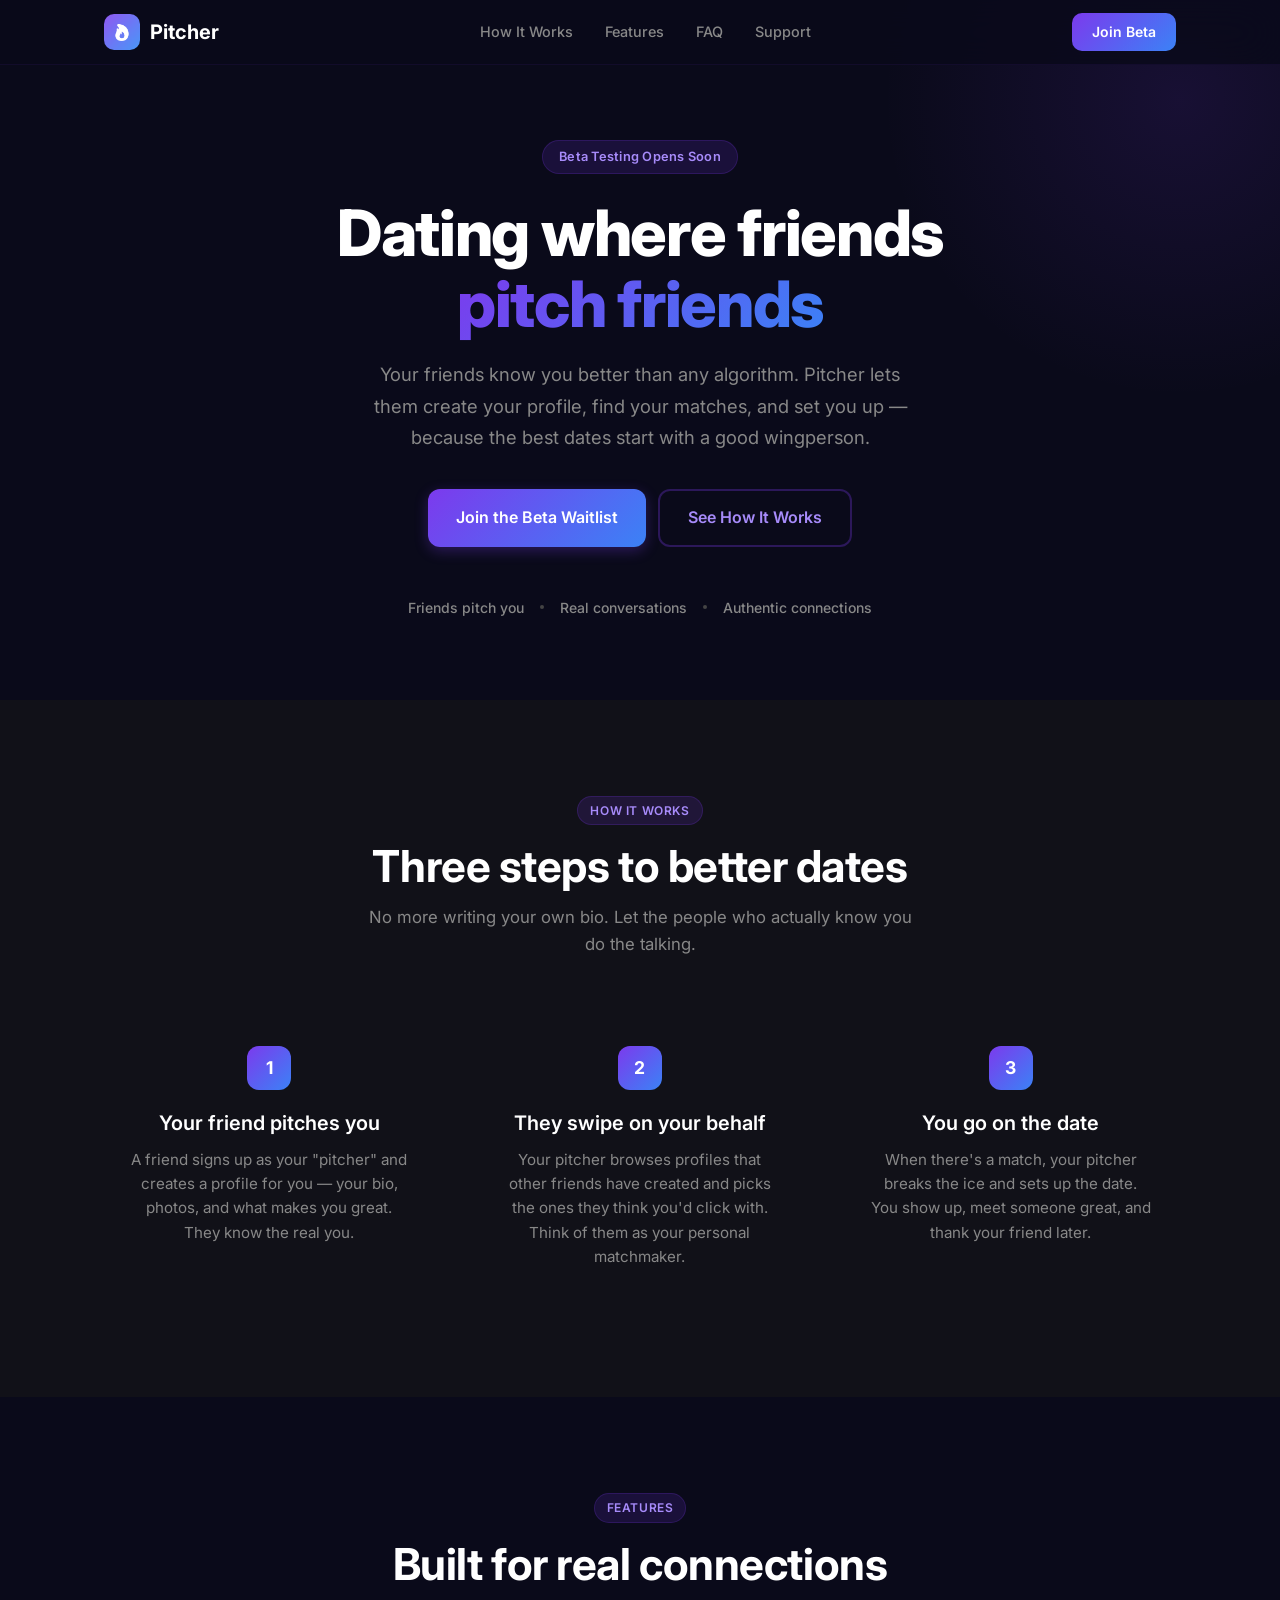
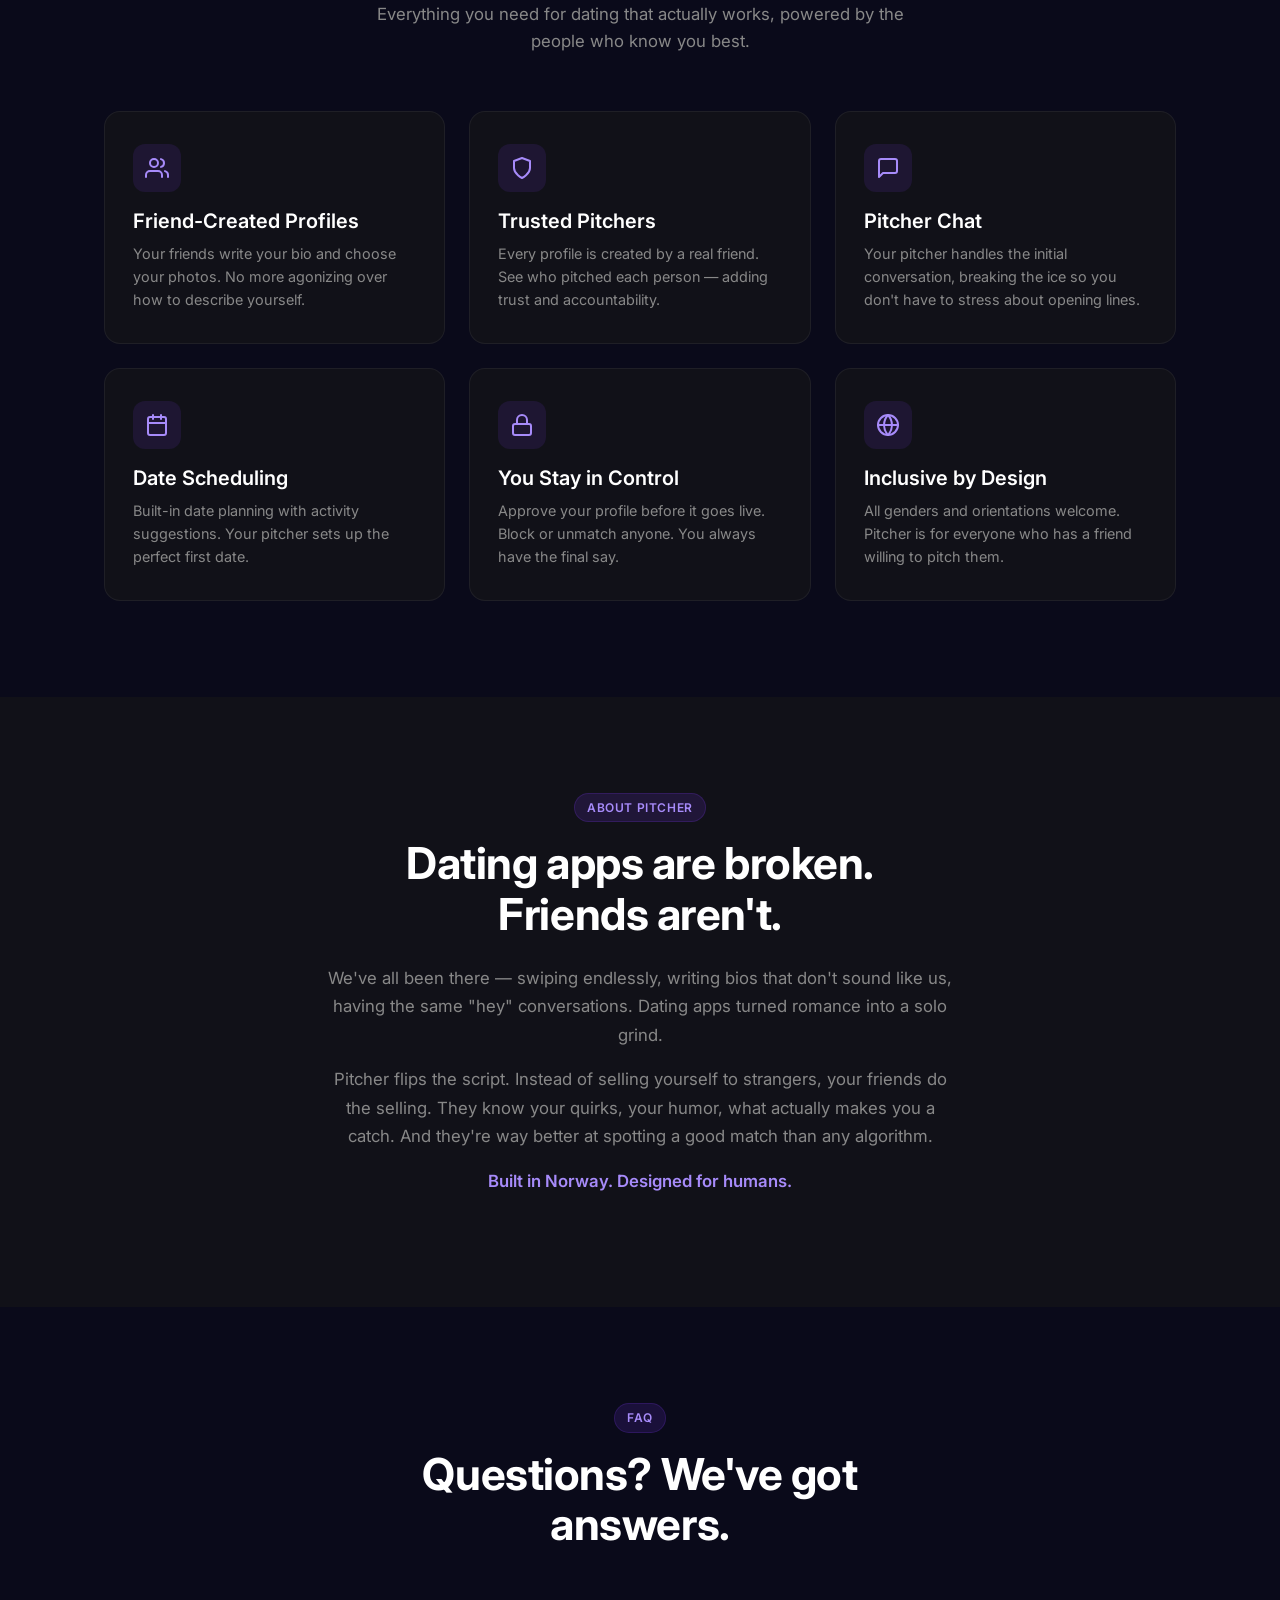
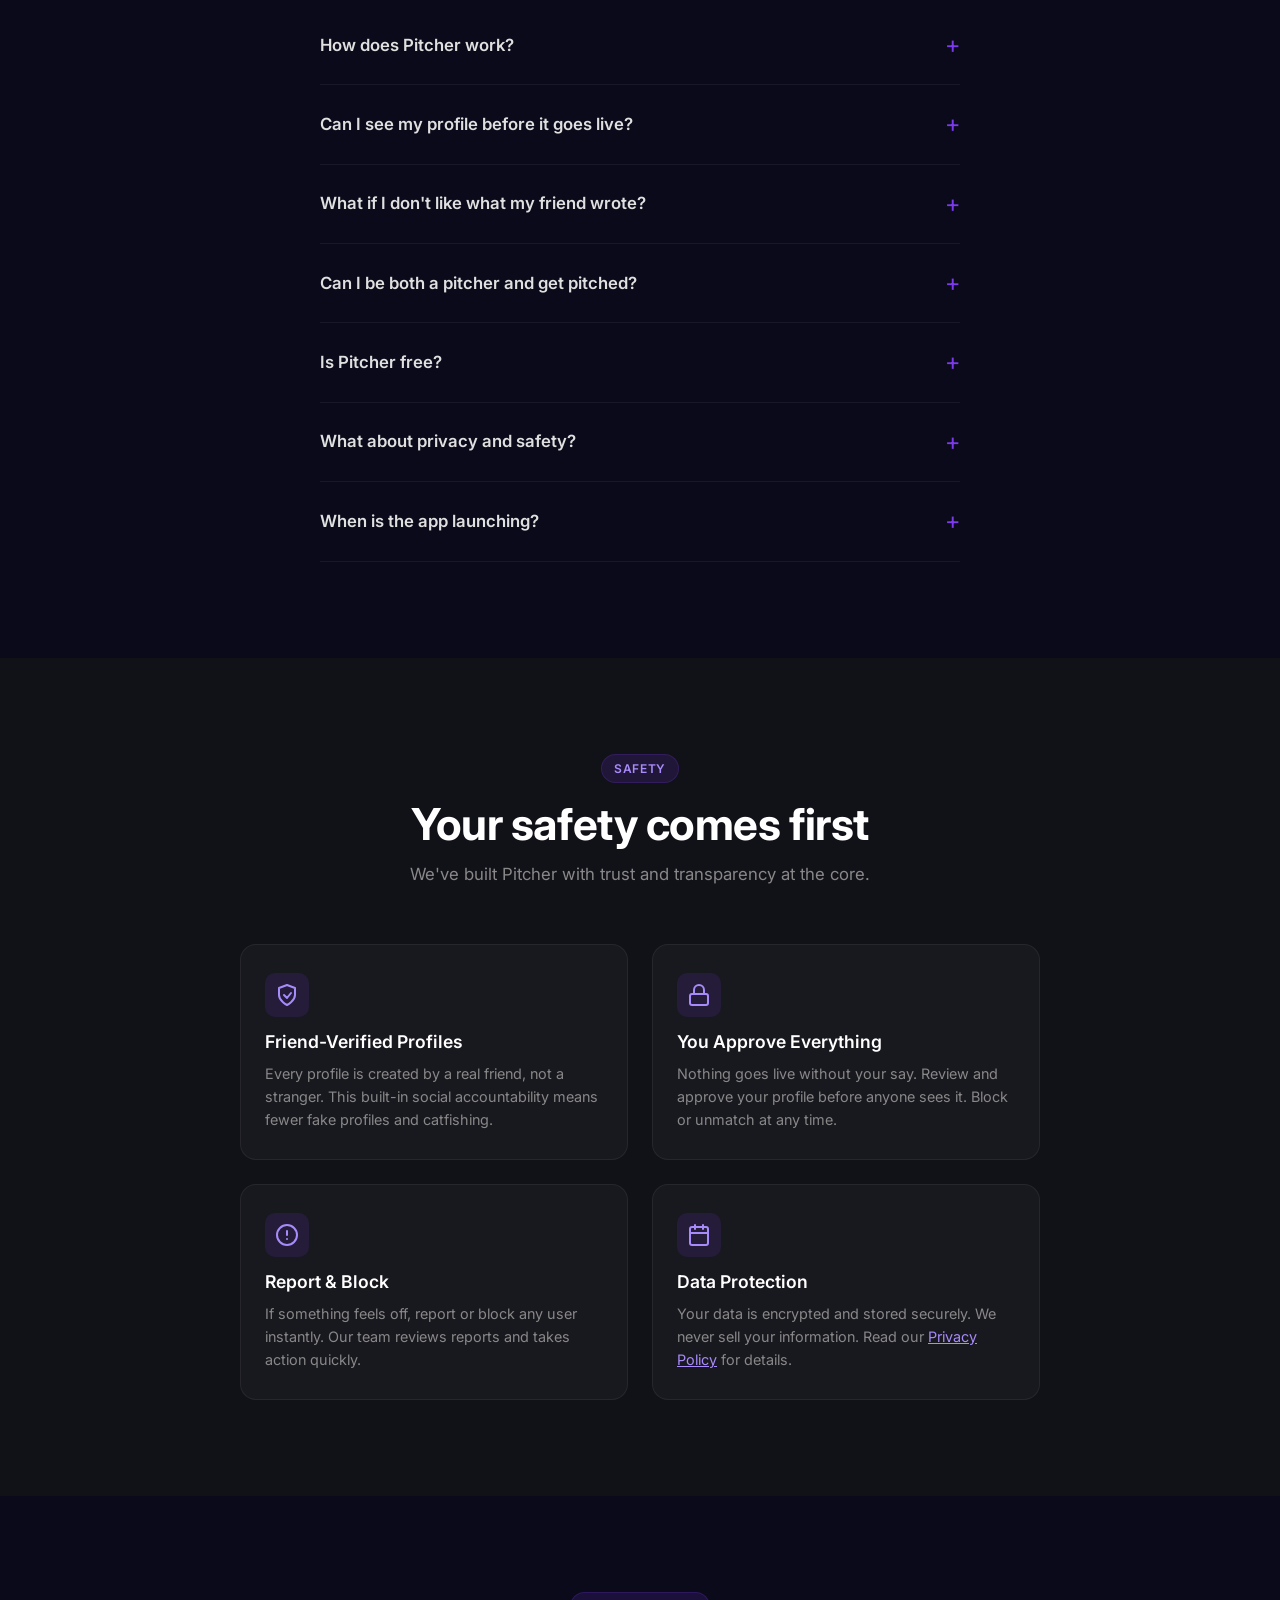
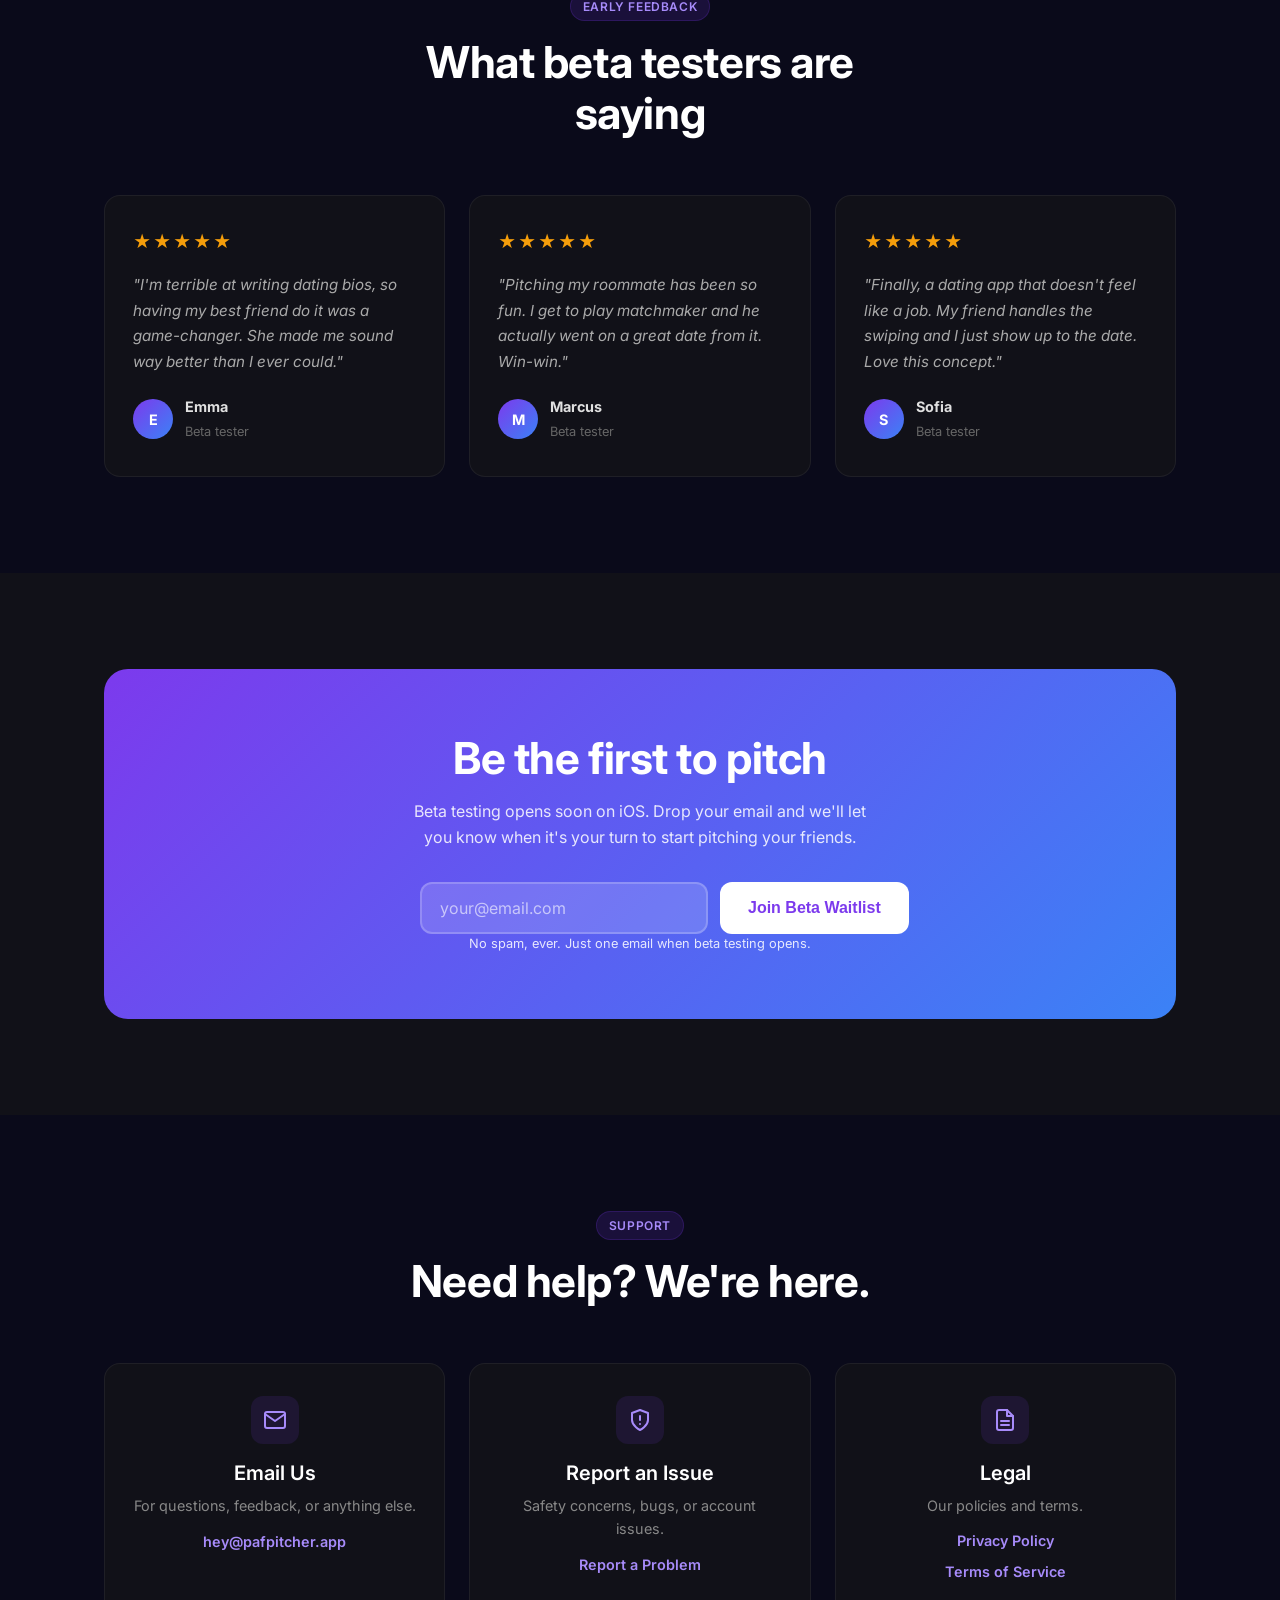
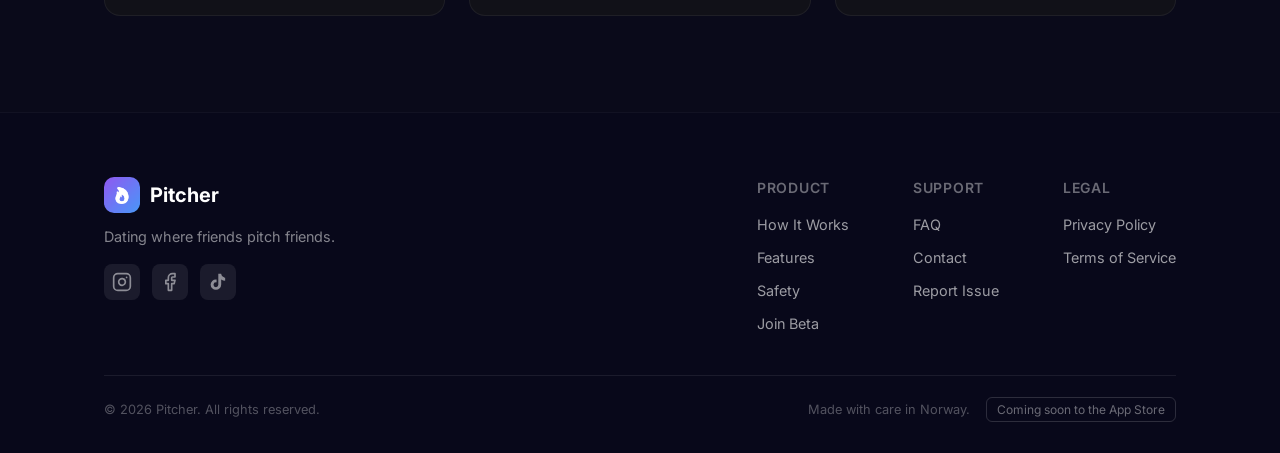
<file: index.html>
<!DOCTYPE html>
<html lang="en">
<head>
    <meta charset="UTF-8">
    <meta name="viewport" content="width=device-width, initial-scale=1.0">
    <title>Pitcher - Dating Where Friends Pitch Friends</title>
    <meta name="description" content="Pitcher is the dating app where your friends create your profile and find your matches. Let the people who know you best pitch you to the world.">
    <meta property="og:title" content="Pitcher - Dating Where Friends Pitch Friends">
    <meta property="og:description" content="Your friends know you better than any algorithm. Let them create your dating profile and find your matches.">
    <meta property="og:type" content="website">
    <meta property="og:url" content="https://pafpitcher.app">
    <link rel="icon" type="image/png" href="favicon.png">
    <link rel="apple-touch-icon" href="apple-touch-icon.png">
    <link rel="stylesheet" href="style.css">
    <link rel="preconnect" href="https://fonts.googleapis.com">
    <link rel="preconnect" href="https://fonts.gstatic.com" crossorigin>
    <link href="https://fonts.googleapis.com/css2?family=Inter:wght@400;500;600;700;800&display=swap" rel="stylesheet">
</head>
<body>
    <!-- Navigation -->
    <nav class="nav" id="nav">
        <div class="nav-container">
            <a href="#" class="nav-logo">
                <img src="logo-256.png" alt="Pitcher" class="logo-img">
                <span>Pitcher</span>
            </a>
            <div class="nav-links">
                <a href="#how-it-works">How It Works</a>
                <a href="#features">Features</a>
                <a href="#faq">FAQ</a>
                <a href="#support">Support</a>
            </div>
            <a href="#download" class="nav-cta">Join Beta</a>
            <button class="nav-toggle" aria-label="Toggle menu" id="nav-toggle">
                <span></span>
                <span></span>
                <span></span>
            </button>
        </div>
    </nav>

    <!-- Mobile Menu -->
    <div class="mobile-menu" id="mobile-menu">
        <a href="#how-it-works">How It Works</a>
        <a href="#features">Features</a>
        <a href="#faq">FAQ</a>
        <a href="#support">Support</a>
        <a href="#download" class="mobile-cta">Join Beta Waitlist</a>
    </div>

    <!-- Hero -->
    <section class="hero">
        <div class="hero-bg"></div>
        <div class="container hero-content">
            <div class="hero-badge">Beta Testing Opens Soon</div>
            <h1>Dating where friends<br><span class="gradient-text">pitch friends</span></h1>
            <p class="hero-subtitle">Your friends know you better than any algorithm. Pitcher lets them create your profile, find your matches, and set you up &mdash; because the best dates start with a good wingperson.</p>
            <div class="hero-actions">
                <a href="#download" class="btn btn-primary">Join the Beta Waitlist</a>
                <a href="#how-it-works" class="btn btn-outline">See How It Works</a>
            </div>
            <div class="hero-stats">
                <div class="stat">
                    <span class="stat-value">Friends pitch you</span>
                </div>
                <div class="stat-dot"></div>
                <div class="stat">
                    <span class="stat-value">Real conversations</span>
                </div>
                <div class="stat-dot"></div>
                <div class="stat">
                    <span class="stat-value">Authentic connections</span>
                </div>
            </div>
        </div>
    </section>

    <!-- How It Works -->
    <section class="how-it-works" id="how-it-works">
        <div class="container">
            <div class="section-header">
                <span class="section-tag">How It Works</span>
                <h2>Three steps to better dates</h2>
                <p>No more writing your own bio. Let the people who actually know you do the talking.</p>
            </div>
            <div class="steps">
                <div class="step">
                    <div class="step-number">1</div>
                    <h3>Your friend pitches you</h3>
                    <p>A friend signs up as your "pitcher" and creates a profile for you &mdash; your bio, photos, and what makes you great. They know the real you.</p>
                </div>
                <div class="step">
                    <div class="step-number">2</div>
                    <h3>They swipe on your behalf</h3>
                    <p>Your pitcher browses profiles that other friends have created and picks the ones they think you'd click with. Think of them as your personal matchmaker.</p>
                </div>
                <div class="step">
                    <div class="step-number">3</div>
                    <h3>You go on the date</h3>
                    <p>When there's a match, your pitcher breaks the ice and sets up the date. You show up, meet someone great, and thank your friend later.</p>
                </div>
            </div>
        </div>
    </section>

    <!-- Features -->
    <section class="features" id="features">
        <div class="container">
            <div class="section-header">
                <span class="section-tag">Features</span>
                <h2>Built for real connections</h2>
                <p>Everything you need for dating that actually works, powered by the people who know you best.</p>
            </div>
            <div class="features-grid">
                <div class="feature-card">
                    <div class="feature-icon">
                        <svg width="24" height="24" viewBox="0 0 24 24" fill="none" stroke="currentColor" stroke-width="2" stroke-linecap="round" stroke-linejoin="round"><path d="M17 21v-2a4 4 0 0 0-4-4H5a4 4 0 0 0-4 4v2"/><circle cx="9" cy="7" r="4"/><path d="M23 21v-2a4 4 0 0 0-3-3.87"/><path d="M16 3.13a4 4 0 0 1 0 7.75"/></svg>
                    </div>
                    <h3>Friend-Created Profiles</h3>
                    <p>Your friends write your bio and choose your photos. No more agonizing over how to describe yourself.</p>
                </div>
                <div class="feature-card">
                    <div class="feature-icon">
                        <svg width="24" height="24" viewBox="0 0 24 24" fill="none" stroke="currentColor" stroke-width="2" stroke-linecap="round" stroke-linejoin="round"><path d="M12 22s8-4 8-10V5l-8-3-8 3v7c0 6 8 10 8 10z"/></svg>
                    </div>
                    <h3>Trusted Pitchers</h3>
                    <p>Every profile is created by a real friend. See who pitched each person &mdash; adding trust and accountability.</p>
                </div>
                <div class="feature-card">
                    <div class="feature-icon">
                        <svg width="24" height="24" viewBox="0 0 24 24" fill="none" stroke="currentColor" stroke-width="2" stroke-linecap="round" stroke-linejoin="round"><path d="M21 15a2 2 0 0 1-2 2H7l-4 4V5a2 2 0 0 1 2-2h14a2 2 0 0 1 2 2z"/></svg>
                    </div>
                    <h3>Pitcher Chat</h3>
                    <p>Your pitcher handles the initial conversation, breaking the ice so you don't have to stress about opening lines.</p>
                </div>
                <div class="feature-card">
                    <div class="feature-icon">
                        <svg width="24" height="24" viewBox="0 0 24 24" fill="none" stroke="currentColor" stroke-width="2" stroke-linecap="round" stroke-linejoin="round"><rect x="3" y="4" width="18" height="18" rx="2" ry="2"/><line x1="16" y1="2" x2="16" y2="6"/><line x1="8" y1="2" x2="8" y2="6"/><line x1="3" y1="10" x2="21" y2="10"/></svg>
                    </div>
                    <h3>Date Scheduling</h3>
                    <p>Built-in date planning with activity suggestions. Your pitcher sets up the perfect first date.</p>
                </div>
                <div class="feature-card">
                    <div class="feature-icon">
                        <svg width="24" height="24" viewBox="0 0 24 24" fill="none" stroke="currentColor" stroke-width="2" stroke-linecap="round" stroke-linejoin="round"><rect x="3" y="11" width="18" height="11" rx="2" ry="2"/><path d="M7 11V7a5 5 0 0 1 10 0v4"/></svg>
                    </div>
                    <h3>You Stay in Control</h3>
                    <p>Approve your profile before it goes live. Block or unmatch anyone. You always have the final say.</p>
                </div>
                <div class="feature-card">
                    <div class="feature-icon">
                        <svg width="24" height="24" viewBox="0 0 24 24" fill="none" stroke="currentColor" stroke-width="2" stroke-linecap="round" stroke-linejoin="round"><circle cx="12" cy="12" r="10"/><line x1="2" y1="12" x2="22" y2="12"/><path d="M12 2a15.3 15.3 0 0 1 4 10 15.3 15.3 0 0 1-4 10 15.3 15.3 0 0 1-4-10 15.3 15.3 0 0 1 4-10z"/></svg>
                    </div>
                    <h3>Inclusive by Design</h3>
                    <p>All genders and orientations welcome. Pitcher is for everyone who has a friend willing to pitch them.</p>
                </div>
            </div>
        </div>
    </section>

    <!-- About -->
    <section class="about" id="about">
        <div class="container">
            <div class="about-content">
                <span class="section-tag">About Pitcher</span>
                <h2>Dating apps are broken.<br>Friends aren't.</h2>
                <p>We've all been there &mdash; swiping endlessly, writing bios that don't sound like us, having the same "hey" conversations. Dating apps turned romance into a solo grind.</p>
                <p>Pitcher flips the script. Instead of selling yourself to strangers, your friends do the selling. They know your quirks, your humor, what actually makes you a catch. And they're way better at spotting a good match than any algorithm.</p>
                <p class="about-tagline">Built in Norway. Designed for humans.</p>
            </div>
        </div>
    </section>

    <!-- FAQ -->
    <section class="faq" id="faq">
        <div class="container">
            <div class="section-header">
                <span class="section-tag">FAQ</span>
                <h2>Questions? We've got answers.</h2>
            </div>
            <div class="faq-list">
                <details class="faq-item">
                    <summary>How does Pitcher work?</summary>
                    <p>A friend signs up as your "pitcher" and creates a dating profile for you. They write your bio, pick your photos, and swipe on potential matches on your behalf. When there's a match, your pitcher chats and sets up the date. You just show up.</p>
                </details>
                <details class="faq-item">
                    <summary>Can I see my profile before it goes live?</summary>
                    <p>Yes! Your pitcher creates your profile and submits it for your approval. You review everything &mdash; bio, photos, prompts &mdash; and only when you approve does it become visible to others.</p>
                </details>
                <details class="faq-item">
                    <summary>What if I don't like what my friend wrote?</summary>
                    <p>You can request changes before approving your profile. Communication with your pitcher is key &mdash; they want to represent you well, so give them feedback.</p>
                </details>
                <details class="faq-item">
                    <summary>Can I be both a pitcher and get pitched?</summary>
                    <p>Absolutely. You can pitch your friends while also having a friend pitch you. Many users play both roles.</p>
                </details>
                <details class="faq-item">
                    <summary>Is Pitcher free?</summary>
                    <p>Pitcher is free to use. We may introduce optional premium features in the future, but the core experience will always be free.</p>
                </details>
                <details class="faq-item">
                    <summary>What about privacy and safety?</summary>
                    <p>Your data is stored securely. You can block or unmatch anyone at any time. We require phone verification and friend connections to reduce fake profiles. See our <a href="privacy.html">Privacy Policy</a> for full details.</p>
                </details>
                <details class="faq-item">
                    <summary>When is the app launching?</summary>
                    <p>Pitcher is currently in closed beta testing on iOS. Join the waitlist and we'll let you know when we're ready for the next wave of testers. Android is planned for a future release.</p>
                </details>
            </div>
        </div>
    </section>

    <!-- Safety -->
    <section class="safety" id="safety">
        <div class="container">
            <div class="section-header">
                <span class="section-tag">Safety</span>
                <h2>Your safety comes first</h2>
                <p>We've built Pitcher with trust and transparency at the core.</p>
            </div>
            <div class="safety-grid">
                <div class="safety-item">
                    <div class="safety-icon">
                        <svg width="24" height="24" viewBox="0 0 24 24" fill="none" stroke="currentColor" stroke-width="2" stroke-linecap="round" stroke-linejoin="round"><path d="M12 22s8-4 8-10V5l-8-3-8 3v7c0 6 8 10 8 10z"/><polyline points="9 12 12 15 16 10"/></svg>
                    </div>
                    <h3>Friend-Verified Profiles</h3>
                    <p>Every profile is created by a real friend, not a stranger. This built-in social accountability means fewer fake profiles and catfishing.</p>
                </div>
                <div class="safety-item">
                    <div class="safety-icon">
                        <svg width="24" height="24" viewBox="0 0 24 24" fill="none" stroke="currentColor" stroke-width="2" stroke-linecap="round" stroke-linejoin="round"><rect x="3" y="11" width="18" height="11" rx="2" ry="2"/><path d="M7 11V7a5 5 0 0 1 10 0v4"/></svg>
                    </div>
                    <h3>You Approve Everything</h3>
                    <p>Nothing goes live without your say. Review and approve your profile before anyone sees it. Block or unmatch at any time.</p>
                </div>
                <div class="safety-item">
                    <div class="safety-icon">
                        <svg width="24" height="24" viewBox="0 0 24 24" fill="none" stroke="currentColor" stroke-width="2" stroke-linecap="round" stroke-linejoin="round"><circle cx="12" cy="12" r="10"/><line x1="12" y1="8" x2="12" y2="12"/><line x1="12" y1="16" x2="12.01" y2="16"/></svg>
                    </div>
                    <h3>Report & Block</h3>
                    <p>If something feels off, report or block any user instantly. Our team reviews reports and takes action quickly.</p>
                </div>
                <div class="safety-item">
                    <div class="safety-icon">
                        <svg width="24" height="24" viewBox="0 0 24 24" fill="none" stroke="currentColor" stroke-width="2" stroke-linecap="round" stroke-linejoin="round"><rect x="3" y="4" width="18" height="18" rx="2" ry="2"/><line x1="16" y1="2" x2="16" y2="6"/><line x1="8" y1="2" x2="8" y2="6"/><line x1="3" y1="10" x2="21" y2="10"/></svg>
                    </div>
                    <h3>Data Protection</h3>
                    <p>Your data is encrypted and stored securely. We never sell your information. Read our <a href="privacy.html" style="color: #a78bfa; text-decoration: underline;">Privacy Policy</a> for details.</p>
                </div>
            </div>
        </div>
    </section>

    <!-- Testimonials -->
    <section class="testimonials" id="testimonials">
        <div class="container">
            <div class="section-header">
                <span class="section-tag">Early Feedback</span>
                <h2>What beta testers are saying</h2>
            </div>
            <div class="testimonials-grid">
                <div class="testimonial-card">
                    <div class="testimonial-stars">&#9733;&#9733;&#9733;&#9733;&#9733;</div>
                    <p>"I'm terrible at writing dating bios, so having my best friend do it was a game-changer. She made me sound way better than I ever could."</p>
                    <div class="testimonial-author">
                        <div class="testimonial-avatar">E</div>
                        <div>
                            <strong>Emma</strong>
                            <span>Beta tester</span>
                        </div>
                    </div>
                </div>
                <div class="testimonial-card">
                    <div class="testimonial-stars">&#9733;&#9733;&#9733;&#9733;&#9733;</div>
                    <p>"Pitching my roommate has been so fun. I get to play matchmaker and he actually went on a great date from it. Win-win."</p>
                    <div class="testimonial-author">
                        <div class="testimonial-avatar">M</div>
                        <div>
                            <strong>Marcus</strong>
                            <span>Beta tester</span>
                        </div>
                    </div>
                </div>
                <div class="testimonial-card">
                    <div class="testimonial-stars">&#9733;&#9733;&#9733;&#9733;&#9733;</div>
                    <p>"Finally, a dating app that doesn't feel like a job. My friend handles the swiping and I just show up to the date. Love this concept."</p>
                    <div class="testimonial-author">
                        <div class="testimonial-avatar">S</div>
                        <div>
                            <strong>Sofia</strong>
                            <span>Beta tester</span>
                        </div>
                    </div>
                </div>
            </div>
        </div>
    </section>

    <!-- Download / Waitlist -->
    <section class="download" id="download">
        <div class="container">
            <div class="download-card">
                <h2>Be the first to pitch</h2>
                <p>Beta testing opens soon on iOS. Drop your email and we'll let you know when it's your turn to start pitching your friends.</p>
                <form class="waitlist-form" id="waitlist-form">
                    <input type="email" placeholder="your@email.com" required aria-label="Email address">
                    <button type="submit" class="btn btn-primary">Join Beta Waitlist</button>
                </form>
                <p class="form-note">No spam, ever. Just one email when beta testing opens.</p>
            </div>
        </div>
    </section>

    <!-- Support -->
    <section class="support" id="support">
        <div class="container">
            <div class="section-header">
                <span class="section-tag">Support</span>
                <h2>Need help? We're here.</h2>
            </div>
            <div class="support-grid">
                <div class="support-card">
                    <div class="support-icon">
                        <svg width="24" height="24" viewBox="0 0 24 24" fill="none" stroke="currentColor" stroke-width="2" stroke-linecap="round" stroke-linejoin="round"><path d="M4 4h16c1.1 0 2 .9 2 2v12c0 1.1-.9 2-2 2H4c-1.1 0-2-.9-2-2V6c0-1.1.9-2 2-2z"/><polyline points="22,6 12,13 2,6"/></svg>
                    </div>
                    <h3>Email Us</h3>
                    <p>For questions, feedback, or anything else.</p>
                    <a href="mailto:hey@pafpitcher.app" class="support-link">hey@pafpitcher.app</a>
                </div>
                <div class="support-card">
                    <div class="support-icon">
                        <svg width="24" height="24" viewBox="0 0 24 24" fill="none" stroke="currentColor" stroke-width="2" stroke-linecap="round" stroke-linejoin="round"><path d="M12 22s8-4 8-10V5l-8-3-8 3v7c0 6 8 10 8 10z"/><line x1="12" y1="8" x2="12" y2="12"/><line x1="12" y1="16" x2="12.01" y2="16"/></svg>
                    </div>
                    <h3>Report an Issue</h3>
                    <p>Safety concerns, bugs, or account issues.</p>
                    <a href="mailto:hey@pafpitcher.app?subject=Issue%20Report" class="support-link">Report a Problem</a>
                </div>
                <div class="support-card">
                    <div class="support-icon">
                        <svg width="24" height="24" viewBox="0 0 24 24" fill="none" stroke="currentColor" stroke-width="2" stroke-linecap="round" stroke-linejoin="round"><path d="M14 2H6a2 2 0 0 0-2 2v16a2 2 0 0 0 2 2h12a2 2 0 0 0 2-2V8z"/><polyline points="14 2 14 8 20 8"/><line x1="16" y1="13" x2="8" y2="13"/><line x1="16" y1="17" x2="8" y2="17"/></svg>
                    </div>
                    <h3>Legal</h3>
                    <p>Our policies and terms.</p>
                    <div class="support-links">
                        <a href="privacy.html" class="support-link">Privacy Policy</a>
                        <a href="terms.html" class="support-link">Terms of Service</a>
                    </div>
                </div>
            </div>
        </div>
    </section>

    <!-- Footer -->
    <footer class="footer">
        <div class="container">
            <div class="footer-content">
                <div class="footer-brand">
                    <a href="#" class="nav-logo">
                        <img src="logo-256.png" alt="Pitcher" class="logo-img">
                        <span>Pitcher</span>
                    </a>
                    <p>Dating where friends pitch friends.</p>
                    <div class="social-links">
                        <a href="https://instagram.com/pitcherapp" class="social-link" aria-label="Instagram" target="_blank" rel="noopener">
                            <svg width="20" height="20" viewBox="0 0 24 24" fill="none" stroke="currentColor" stroke-width="2" stroke-linecap="round" stroke-linejoin="round"><rect x="2" y="2" width="20" height="20" rx="5" ry="5"/><path d="M16 11.37A4 4 0 1 1 12.63 8 4 4 0 0 1 16 11.37z"/><line x1="17.5" y1="6.5" x2="17.51" y2="6.5"/></svg>
                        </a>
                        <a href="https://facebook.com/pitcherapp" class="social-link" aria-label="Facebook" target="_blank" rel="noopener">
                            <svg width="20" height="20" viewBox="0 0 24 24" fill="none" stroke="currentColor" stroke-width="2" stroke-linecap="round" stroke-linejoin="round"><path d="M18 2h-3a5 5 0 0 0-5 5v3H7v4h3v8h4v-8h3l1-4h-4V7a1 1 0 0 1 1-1h3z"/></svg>
                        </a>
                        <a href="#" class="social-link" aria-label="TikTok" title="Coming soon">
                            <svg width="20" height="20" viewBox="0 0 24 24" fill="currentColor"><path d="M19.59 6.69a4.83 4.83 0 0 1-3.77-4.25V2h-3.45v13.67a2.89 2.89 0 0 1-2.88 2.5 2.89 2.89 0 0 1-2.89-2.89 2.89 2.89 0 0 1 2.89-2.89c.28 0 .54.04.79.1v-3.5a6.37 6.37 0 0 0-.79-.05A6.34 6.34 0 0 0 3.15 15a6.34 6.34 0 0 0 6.34 6.34 6.34 6.34 0 0 0 6.34-6.34V8.89a8.28 8.28 0 0 0 4.76 1.5V6.94a4.85 4.85 0 0 1-1-.25z"/></svg>
                        </a>
                    </div>
                </div>
                <div class="footer-links">
                    <div class="footer-col">
                        <h4>Product</h4>
                        <a href="#how-it-works">How It Works</a>
                        <a href="#features">Features</a>
                        <a href="#safety">Safety</a>
                        <a href="#download">Join Beta</a>
                    </div>
                    <div class="footer-col">
                        <h4>Support</h4>
                        <a href="#faq">FAQ</a>
                        <a href="mailto:hey@pafpitcher.app">Contact</a>
                        <a href="mailto:hey@pafpitcher.app?subject=Issue%20Report">Report Issue</a>
                    </div>
                    <div class="footer-col">
                        <h4>Legal</h4>
                        <a href="privacy.html">Privacy Policy</a>
                        <a href="terms.html">Terms of Service</a>
                    </div>
                </div>
            </div>
            <div class="footer-bottom">
                <p>&copy; 2026 Pitcher. All rights reserved.</p>
                <div class="footer-bottom-links">
                    <p>Made with care in Norway.</p>
                    <div class="app-badge-placeholder">
                        <span class="badge-text">Coming soon to the App Store</span>
                    </div>
                </div>
            </div>
        </div>
    </footer>

    <script src="script.js"></script>
</body>
</html>
</file>
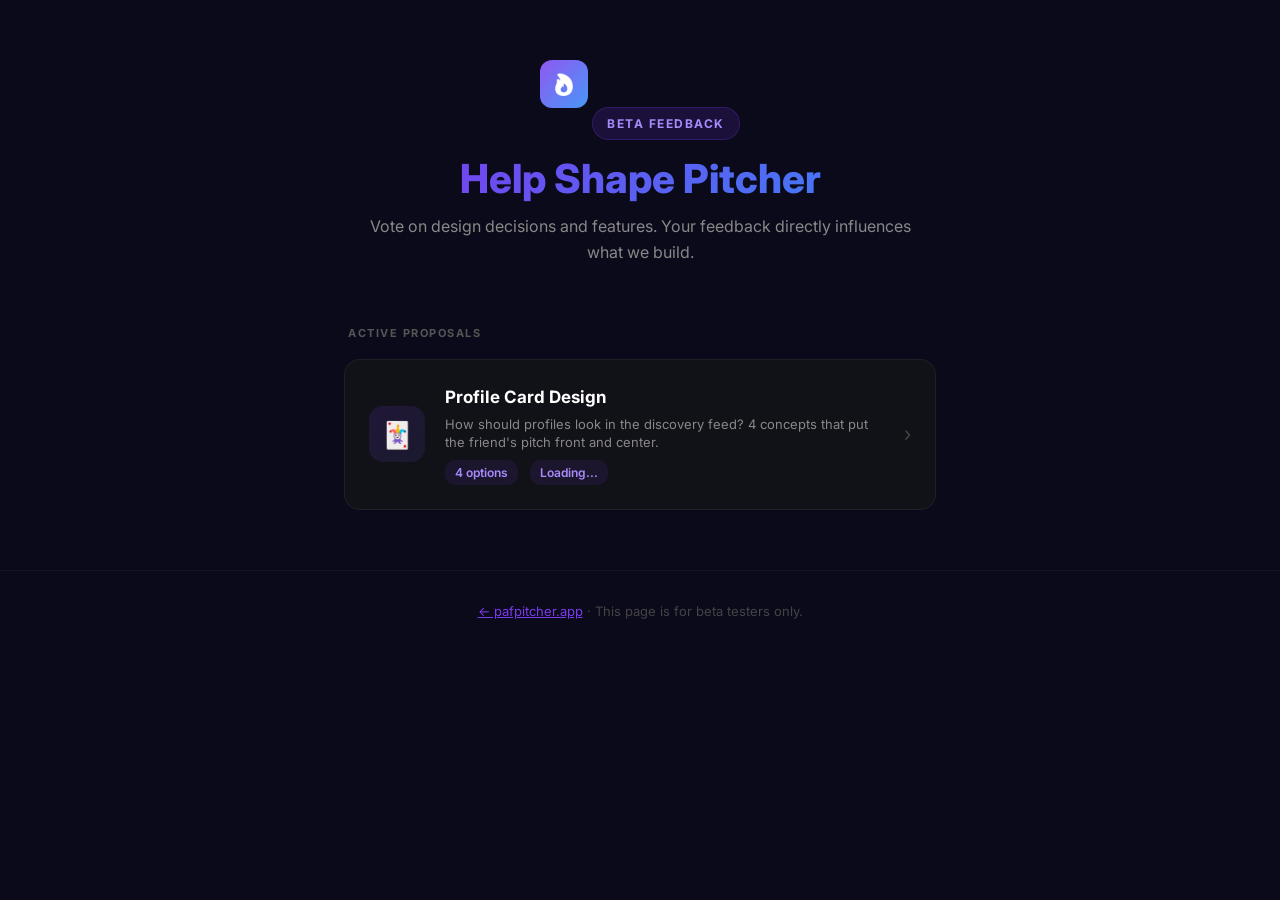
<file: vote/index.html>
<!DOCTYPE html>
<html lang="en">
<head>
<meta charset="UTF-8">
<meta name="viewport" content="width=device-width, initial-scale=1.0">
<title>Pitcher — Beta Feedback</title>
<link rel="icon" type="image/png" href="../favicon.png">
<link rel="apple-touch-icon" href="../apple-touch-icon.png">
<link href="https://fonts.googleapis.com/css2?family=Inter:wght@400;500;600;700;800&display=swap" rel="stylesheet">
<style>
  *, *::before, *::after { box-sizing: border-box; margin: 0; padding: 0; }
  html { scroll-behavior: smooth; }
  body {
    font-family: 'Inter', -apple-system, BlinkMacSystemFont, sans-serif;
    background: #0a0a1a;
    color: #e0e0e0;
    line-height: 1.6;
    min-height: 100vh;
  }
  .header {
    text-align: center;
    padding: 60px 24px 40px;
    max-width: 600px;
    margin: 0 auto;
  }
  .logo { width: 48px; height: 48px; border-radius: 12px; margin: 0 auto 20px; }
  .beta-badge {
    display: inline-block;
    background: rgba(124,58,237,0.15);
    color: #a78bfa;
    font-size: 12px;
    font-weight: 700;
    text-transform: uppercase;
    letter-spacing: 1.5px;
    padding: 6px 14px;
    border-radius: 20px;
    border: 1px solid rgba(124,58,237,0.25);
    margin-bottom: 16px;
  }
  .header h1 {
    font-size: clamp(1.75rem, 4vw, 2.5rem);
    font-weight: 800;
    line-height: 1.15;
    margin-bottom: 12px;
    background: linear-gradient(135deg, #7C3AED, #3B82F6);
    -webkit-background-clip: text;
    -webkit-text-fill-color: transparent;
  }
  .header p { font-size: 16px; color: #888; }

  .proposals {
    max-width: 640px;
    margin: 0 auto;
    padding: 0 24px 60px;
    display: flex;
    flex-direction: column;
    gap: 16px;
  }

  .proposal-card {
    display: flex;
    align-items: center;
    gap: 20px;
    background: #111118;
    border: 1px solid rgba(255,255,255,0.06);
    border-radius: 16px;
    padding: 24px;
    text-decoration: none;
    color: inherit;
    transition: all 0.2s;
  }
  .proposal-card:hover {
    border-color: rgba(124,58,237,0.3);
    transform: translateY(-2px);
    box-shadow: 0 8px 30px rgba(124,58,237,0.1);
  }
  .proposal-icon {
    width: 56px;
    height: 56px;
    border-radius: 14px;
    background: linear-gradient(135deg, rgba(124,58,237,0.15), rgba(99,102,241,0.1));
    display: flex;
    align-items: center;
    justify-content: center;
    font-size: 26px;
    flex-shrink: 0;
  }
  .proposal-content { flex: 1; }
  .proposal-title {
    font-size: 17px;
    font-weight: 700;
    color: #fff;
    margin-bottom: 4px;
  }
  .proposal-desc {
    font-size: 13px;
    color: #888;
    line-height: 1.4;
  }
  .proposal-meta {
    display: flex;
    gap: 12px;
    margin-top: 8px;
  }
  .proposal-stat {
    font-size: 12px;
    color: #a78bfa;
    font-weight: 600;
    background: rgba(124,58,237,0.1);
    padding: 3px 10px;
    border-radius: 10px;
  }
  .proposal-arrow {
    font-size: 20px;
    color: #444;
    flex-shrink: 0;
    transition: color 0.2s;
  }
  .proposal-card:hover .proposal-arrow { color: #7C3AED; }

  .proposal-card.closed {
    opacity: 0.5;
    pointer-events: none;
  }
  .proposal-card.closed .proposal-stat {
    background: rgba(255,255,255,0.05);
    color: #666;
  }

  .section-label {
    font-size: 11px;
    font-weight: 700;
    text-transform: uppercase;
    letter-spacing: 1.5px;
    color: #555;
    padding-left: 4px;
    margin-top: 20px;
  }

  .footer {
    text-align: center;
    padding: 30px 24px;
    color: #444;
    font-size: 13px;
    border-top: 1px solid rgba(255,255,255,0.04);
  }
  .footer a { color: #7C3AED; }
</style>
</head>
<body>

<div class="header">
  <img src="../logo-256.png" class="logo" alt="Pitcher">
  <div class="beta-badge">Beta Feedback</div>
  <h1>Help Shape Pitcher</h1>
  <p>Vote on design decisions and features. Your feedback directly influences what we build.</p>
</div>

<div class="proposals">
  <div class="section-label">Active Proposals</div>

  <a href="profile-cards.html" class="proposal-card" id="proposal-profile-cards">
    <div class="proposal-icon">&#x1F0CF;</div>
    <div class="proposal-content">
      <div class="proposal-title">Profile Card Design</div>
      <div class="proposal-desc">How should profiles look in the discovery feed? 4 concepts that put the friend's pitch front and center.</div>
      <div class="proposal-meta">
        <span class="proposal-stat">4 options</span>
        <span class="proposal-stat" id="votes-profile-cards">Loading...</span>
      </div>
    </div>
    <div class="proposal-arrow">&#x203A;</div>
  </a>

  <!-- Add more proposals here as needed:
  <a href="new-proposal.html" class="proposal-card">
    <div class="proposal-icon">EMOJI</div>
    <div class="proposal-content">
      <div class="proposal-title">Proposal Title</div>
      <div class="proposal-desc">Description of what's being decided.</div>
      <div class="proposal-meta">
        <span class="proposal-stat">N options</span>
        <span class="proposal-stat" id="votes-ID">Loading...</span>
      </div>
    </div>
    <div class="proposal-arrow">&#x203A;</div>
  </a>
  -->
</div>

<div class="footer">
  <p><a href="/">&#x2190; pafpitcher.app</a> &middot; This page is for beta testers only.</p>
</div>

<script>
const SUPABASE_URL = 'https://ftvjmjrxfzuujmcgdebr.supabase.co';
const SUPABASE_ANON_KEY = 'eyJhbGciOiJIUzI1NiIsInR5cCI6IkpXVCJ9.eyJpc3MiOiJzdXBhYmFzZSIsInJlZiI6ImZ0dmptanJ4Znp1dWptY2dkZWJyIiwicm9sZSI6ImFub24iLCJpYXQiOjE3NzIyMzA2NTIsImV4cCI6MjA4NzgwNjY1Mn0.HPoTCZBzoU2BT9XsbW5IbsD1liNS8XcU0FoVzJdgtic';

async function loadVoteCounts() {
  try {
    // Profile cards votes
    const res = await fetch(`${SUPABASE_URL}/rest/v1/concept_votes?select=id`, {
      headers: { 'apikey': SUPABASE_ANON_KEY, 'Authorization': `Bearer ${SUPABASE_ANON_KEY}` }
    });
    if (res.ok) {
      const data = await res.json();
      const el = document.getElementById('votes-profile-cards');
      if (el) el.textContent = `${data.length} vote${data.length !== 1 ? 's' : ''}`;
    }
  } catch { /* silent */ }
}

loadVoteCounts();
</script>
</body>
</html>
</file>
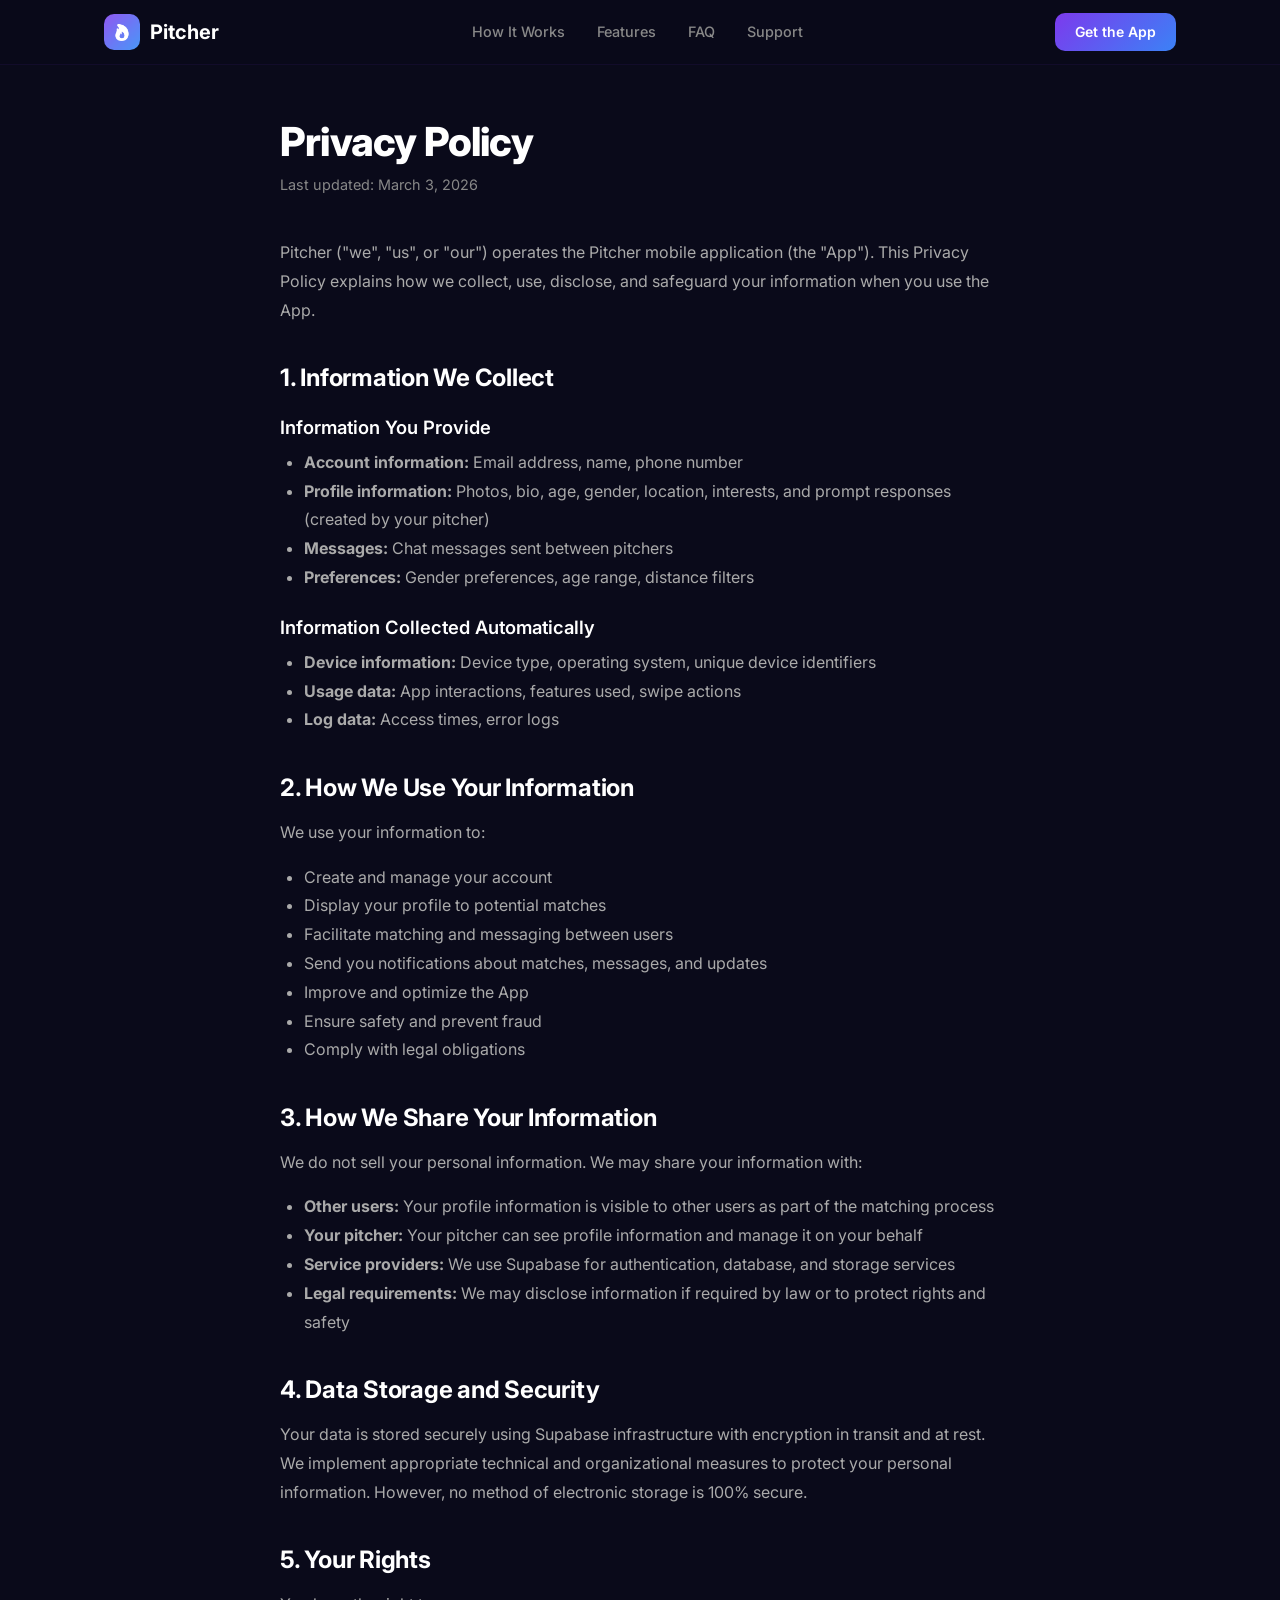
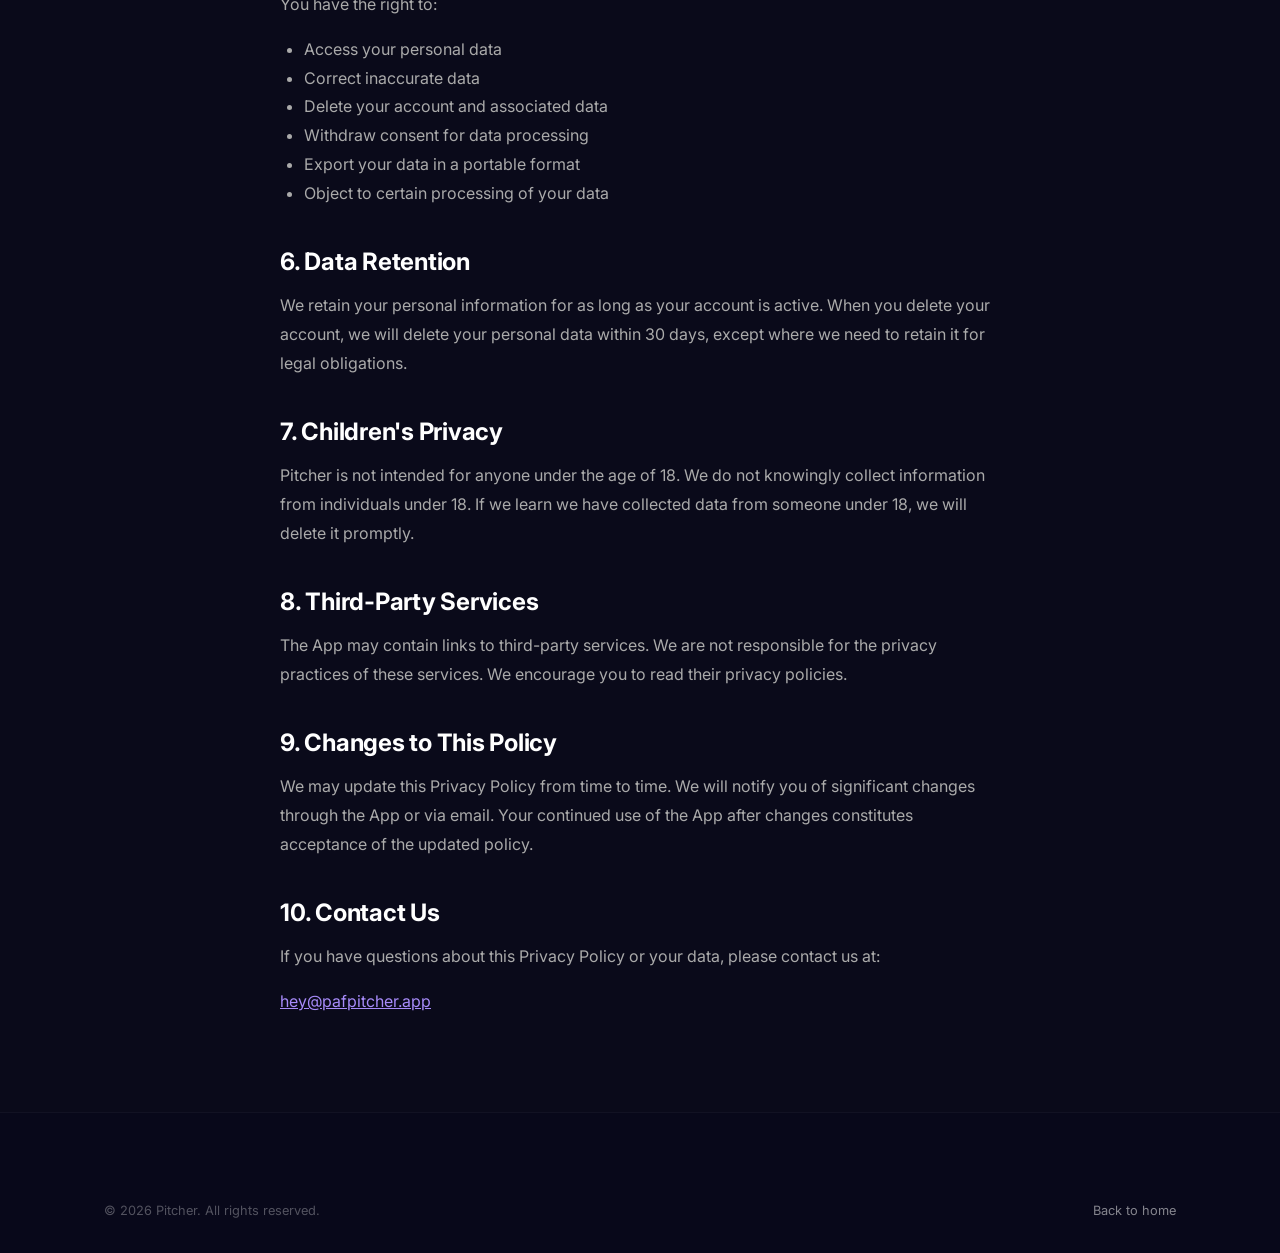
<file: privacy.html>
<!DOCTYPE html>
<html lang="en">
<head>
    <meta charset="UTF-8">
    <meta name="viewport" content="width=device-width, initial-scale=1.0">
    <title>Privacy Policy - Pitcher</title>
    <link rel="icon" type="image/png" href="favicon.png">
    <link rel="stylesheet" href="style.css">
    <link rel="preconnect" href="https://fonts.googleapis.com">
    <link rel="preconnect" href="https://fonts.gstatic.com" crossorigin>
    <link href="https://fonts.googleapis.com/css2?family=Inter:wght@400;500;600;700;800&display=swap" rel="stylesheet">
    <style>
        .legal { padding: 120px 0 80px; }
        .legal-content { max-width: 720px; margin: 0 auto; }
        .legal-content h1 { font-size: 2.5rem; margin-bottom: 8px; }
        .legal-content .last-updated { color: #888; font-size: 0.9rem; margin-bottom: 40px; }
        .legal-content h2 { font-size: 1.5rem; margin-top: 40px; margin-bottom: 16px; }
        .legal-content h3 { font-size: 1.15rem; margin-top: 24px; margin-bottom: 8px; }
        .legal-content p { color: #aaa; line-height: 1.8; margin-bottom: 16px; }
        .legal-content ul { color: #aaa; padding-left: 24px; margin-bottom: 16px; line-height: 1.8; }
        .legal-content a { color: #a78bfa; text-decoration: underline; }
    </style>
</head>
<body>
    <nav class="nav" id="nav">
        <div class="nav-container">
            <a href="index.html" class="nav-logo">
                <img src="logo-256.png" alt="Pitcher" class="logo-img">
                <span>Pitcher</span>
            </a>
            <div class="nav-links">
                <a href="index.html#how-it-works">How It Works</a>
                <a href="index.html#features">Features</a>
                <a href="index.html#faq">FAQ</a>
                <a href="index.html#support">Support</a>
            </div>
            <a href="index.html#download" class="nav-cta">Get the App</a>
        </div>
    </nav>

    <section class="legal">
        <div class="container">
            <div class="legal-content">
                <h1>Privacy Policy</h1>
                <p class="last-updated">Last updated: March 3, 2026</p>

                <p>Pitcher ("we", "us", or "our") operates the Pitcher mobile application (the "App"). This Privacy Policy explains how we collect, use, disclose, and safeguard your information when you use the App.</p>

                <h2>1. Information We Collect</h2>

                <h3>Information You Provide</h3>
                <ul>
                    <li><strong>Account information:</strong> Email address, name, phone number</li>
                    <li><strong>Profile information:</strong> Photos, bio, age, gender, location, interests, and prompt responses (created by your pitcher)</li>
                    <li><strong>Messages:</strong> Chat messages sent between pitchers</li>
                    <li><strong>Preferences:</strong> Gender preferences, age range, distance filters</li>
                </ul>

                <h3>Information Collected Automatically</h3>
                <ul>
                    <li><strong>Device information:</strong> Device type, operating system, unique device identifiers</li>
                    <li><strong>Usage data:</strong> App interactions, features used, swipe actions</li>
                    <li><strong>Log data:</strong> Access times, error logs</li>
                </ul>

                <h2>2. How We Use Your Information</h2>
                <p>We use your information to:</p>
                <ul>
                    <li>Create and manage your account</li>
                    <li>Display your profile to potential matches</li>
                    <li>Facilitate matching and messaging between users</li>
                    <li>Send you notifications about matches, messages, and updates</li>
                    <li>Improve and optimize the App</li>
                    <li>Ensure safety and prevent fraud</li>
                    <li>Comply with legal obligations</li>
                </ul>

                <h2>3. How We Share Your Information</h2>
                <p>We do not sell your personal information. We may share your information with:</p>
                <ul>
                    <li><strong>Other users:</strong> Your profile information is visible to other users as part of the matching process</li>
                    <li><strong>Your pitcher:</strong> Your pitcher can see profile information and manage it on your behalf</li>
                    <li><strong>Service providers:</strong> We use Supabase for authentication, database, and storage services</li>
                    <li><strong>Legal requirements:</strong> We may disclose information if required by law or to protect rights and safety</li>
                </ul>

                <h2>4. Data Storage and Security</h2>
                <p>Your data is stored securely using Supabase infrastructure with encryption in transit and at rest. We implement appropriate technical and organizational measures to protect your personal information. However, no method of electronic storage is 100% secure.</p>

                <h2>5. Your Rights</h2>
                <p>You have the right to:</p>
                <ul>
                    <li>Access your personal data</li>
                    <li>Correct inaccurate data</li>
                    <li>Delete your account and associated data</li>
                    <li>Withdraw consent for data processing</li>
                    <li>Export your data in a portable format</li>
                    <li>Object to certain processing of your data</li>
                </ul>

                <h2>6. Data Retention</h2>
                <p>We retain your personal information for as long as your account is active. When you delete your account, we will delete your personal data within 30 days, except where we need to retain it for legal obligations.</p>

                <h2>7. Children's Privacy</h2>
                <p>Pitcher is not intended for anyone under the age of 18. We do not knowingly collect information from individuals under 18. If we learn we have collected data from someone under 18, we will delete it promptly.</p>

                <h2>8. Third-Party Services</h2>
                <p>The App may contain links to third-party services. We are not responsible for the privacy practices of these services. We encourage you to read their privacy policies.</p>

                <h2>9. Changes to This Policy</h2>
                <p>We may update this Privacy Policy from time to time. We will notify you of significant changes through the App or via email. Your continued use of the App after changes constitutes acceptance of the updated policy.</p>

                <h2>10. Contact Us</h2>
                <p>If you have questions about this Privacy Policy or your data, please contact us at:</p>
                <p><a href="mailto:hey@pafpitcher.app">hey@pafpitcher.app</a></p>
            </div>
        </div>
    </section>

    <footer class="footer">
        <div class="container">
            <div class="footer-bottom">
                <p>&copy; 2026 Pitcher. All rights reserved.</p>
                <p><a href="index.html" style="color: rgba(255,255,255,0.5);">Back to home</a></p>
            </div>
        </div>
    </footer>

    <script src="script.js"></script>
</body>
</html>
</file>
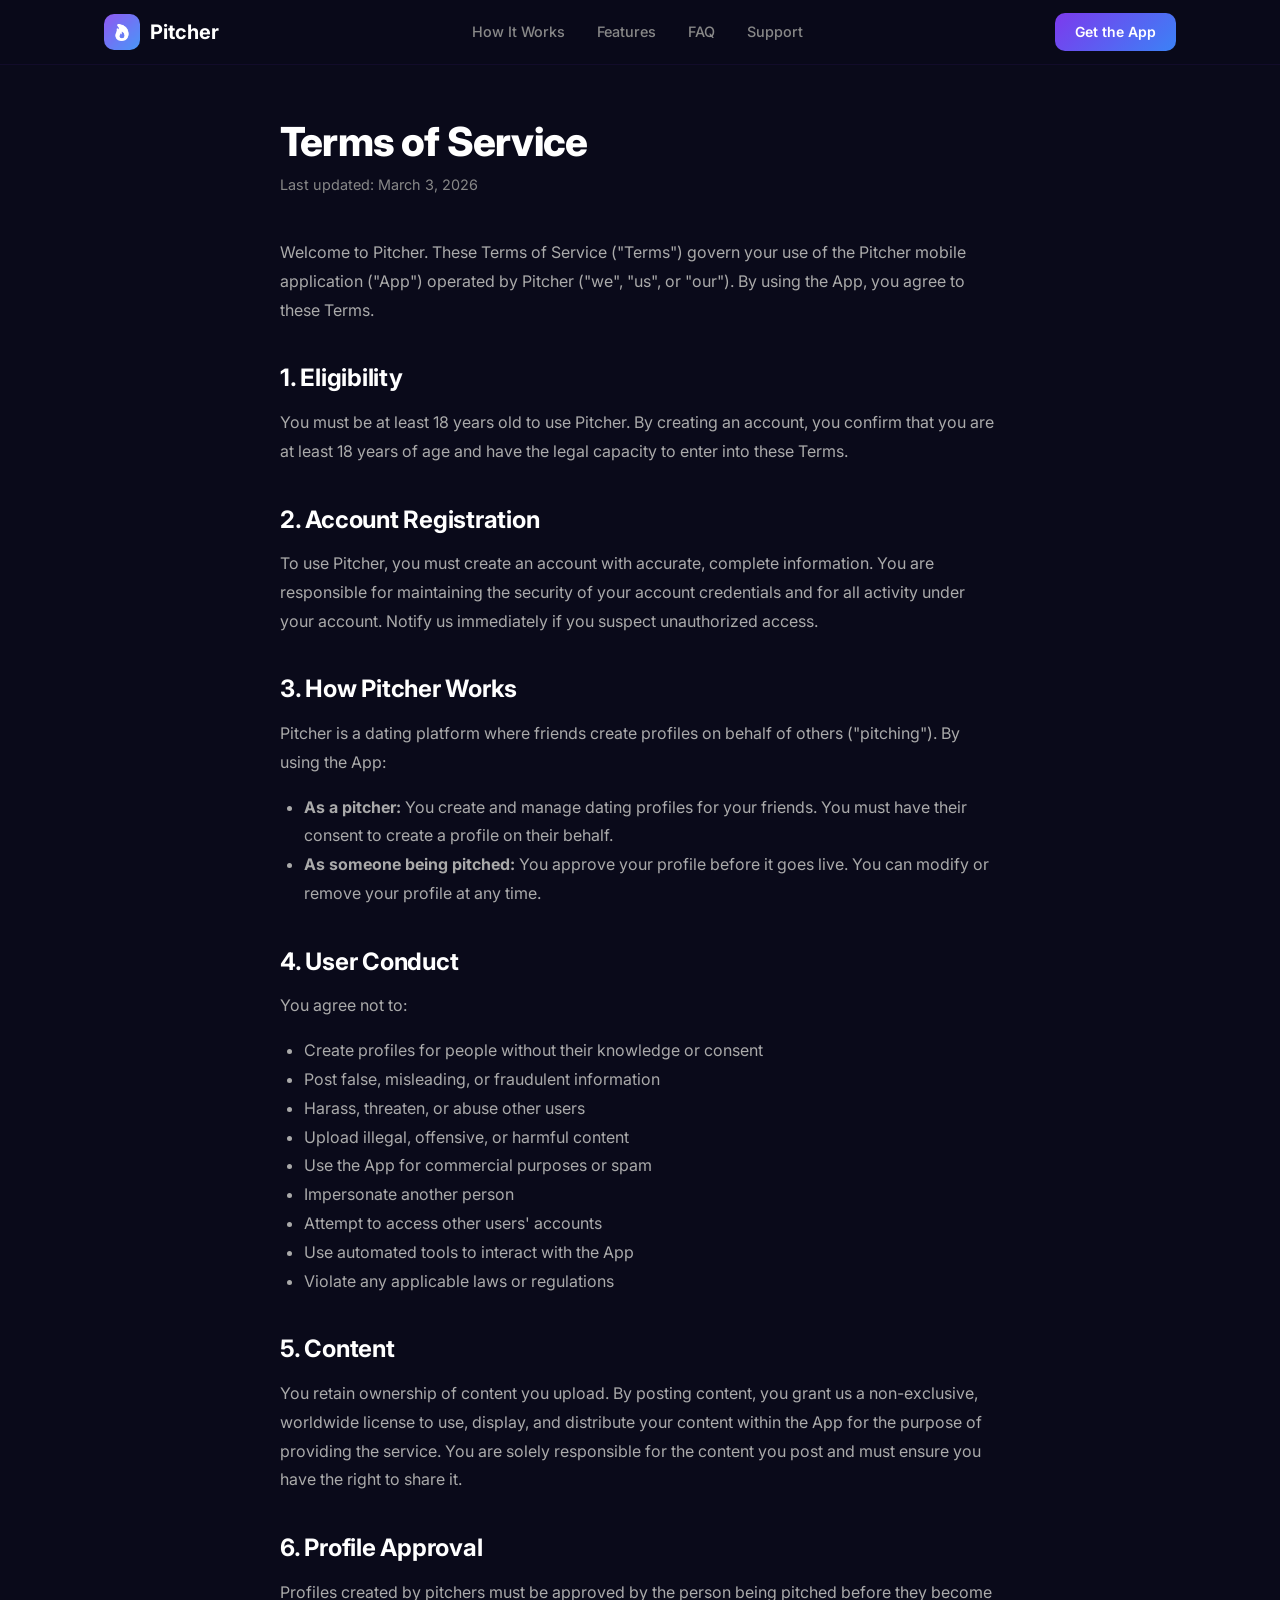
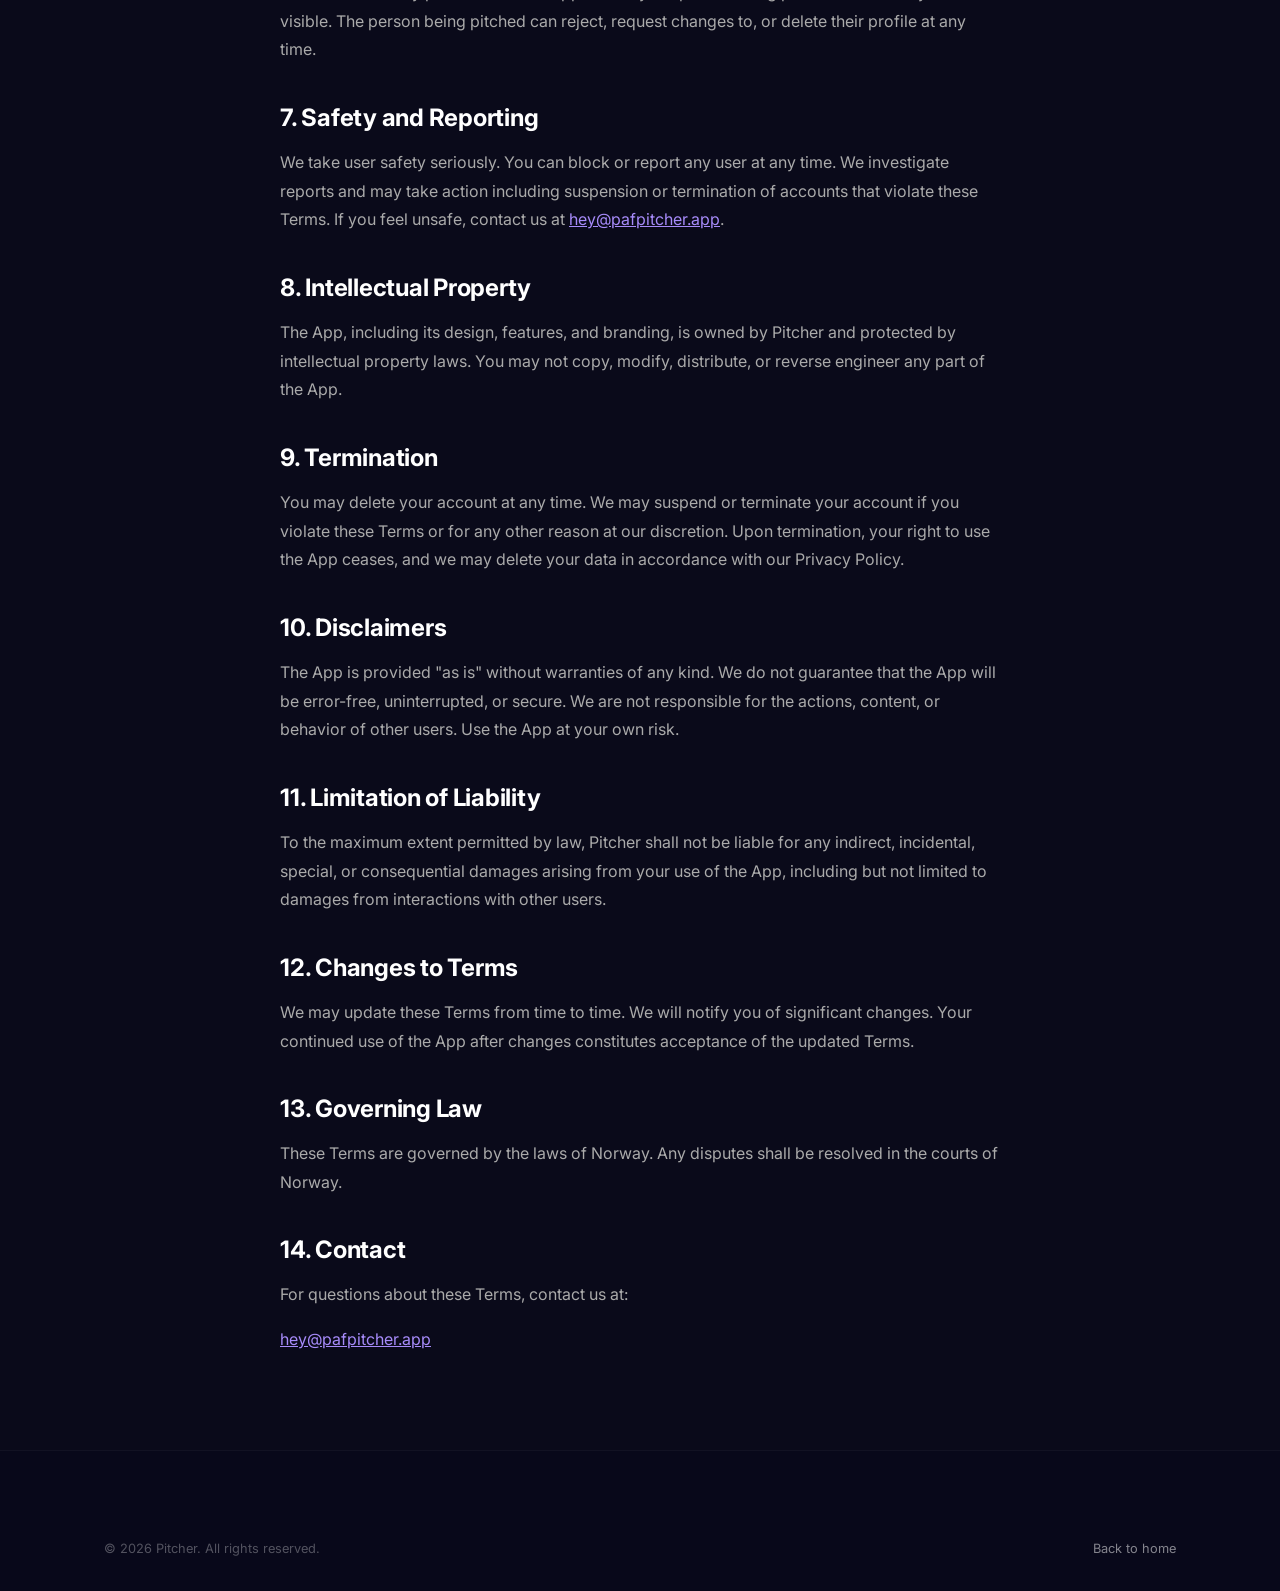
<file: terms.html>
<!DOCTYPE html>
<html lang="en">
<head>
    <meta charset="UTF-8">
    <meta name="viewport" content="width=device-width, initial-scale=1.0">
    <title>Terms of Service - Pitcher</title>
    <link rel="icon" type="image/png" href="favicon.png">
    <link rel="stylesheet" href="style.css">
    <link rel="preconnect" href="https://fonts.googleapis.com">
    <link rel="preconnect" href="https://fonts.gstatic.com" crossorigin>
    <link href="https://fonts.googleapis.com/css2?family=Inter:wght@400;500;600;700;800&display=swap" rel="stylesheet">
    <style>
        .legal { padding: 120px 0 80px; }
        .legal-content { max-width: 720px; margin: 0 auto; }
        .legal-content h1 { font-size: 2.5rem; margin-bottom: 8px; }
        .legal-content .last-updated { color: #888; font-size: 0.9rem; margin-bottom: 40px; }
        .legal-content h2 { font-size: 1.5rem; margin-top: 40px; margin-bottom: 16px; }
        .legal-content h3 { font-size: 1.15rem; margin-top: 24px; margin-bottom: 8px; }
        .legal-content p { color: #aaa; line-height: 1.8; margin-bottom: 16px; }
        .legal-content ul, .legal-content ol { color: #aaa; padding-left: 24px; margin-bottom: 16px; line-height: 1.8; }
        .legal-content a { color: #a78bfa; text-decoration: underline; }
    </style>
</head>
<body>
    <nav class="nav" id="nav">
        <div class="nav-container">
            <a href="index.html" class="nav-logo">
                <img src="logo-256.png" alt="Pitcher" class="logo-img">
                <span>Pitcher</span>
            </a>
            <div class="nav-links">
                <a href="index.html#how-it-works">How It Works</a>
                <a href="index.html#features">Features</a>
                <a href="index.html#faq">FAQ</a>
                <a href="index.html#support">Support</a>
            </div>
            <a href="index.html#download" class="nav-cta">Get the App</a>
        </div>
    </nav>

    <section class="legal">
        <div class="container">
            <div class="legal-content">
                <h1>Terms of Service</h1>
                <p class="last-updated">Last updated: March 3, 2026</p>

                <p>Welcome to Pitcher. These Terms of Service ("Terms") govern your use of the Pitcher mobile application ("App") operated by Pitcher ("we", "us", or "our"). By using the App, you agree to these Terms.</p>

                <h2>1. Eligibility</h2>
                <p>You must be at least 18 years old to use Pitcher. By creating an account, you confirm that you are at least 18 years of age and have the legal capacity to enter into these Terms.</p>

                <h2>2. Account Registration</h2>
                <p>To use Pitcher, you must create an account with accurate, complete information. You are responsible for maintaining the security of your account credentials and for all activity under your account. Notify us immediately if you suspect unauthorized access.</p>

                <h2>3. How Pitcher Works</h2>
                <p>Pitcher is a dating platform where friends create profiles on behalf of others ("pitching"). By using the App:</p>
                <ul>
                    <li><strong>As a pitcher:</strong> You create and manage dating profiles for your friends. You must have their consent to create a profile on their behalf.</li>
                    <li><strong>As someone being pitched:</strong> You approve your profile before it goes live. You can modify or remove your profile at any time.</li>
                </ul>

                <h2>4. User Conduct</h2>
                <p>You agree not to:</p>
                <ul>
                    <li>Create profiles for people without their knowledge or consent</li>
                    <li>Post false, misleading, or fraudulent information</li>
                    <li>Harass, threaten, or abuse other users</li>
                    <li>Upload illegal, offensive, or harmful content</li>
                    <li>Use the App for commercial purposes or spam</li>
                    <li>Impersonate another person</li>
                    <li>Attempt to access other users' accounts</li>
                    <li>Use automated tools to interact with the App</li>
                    <li>Violate any applicable laws or regulations</li>
                </ul>

                <h2>5. Content</h2>
                <p>You retain ownership of content you upload. By posting content, you grant us a non-exclusive, worldwide license to use, display, and distribute your content within the App for the purpose of providing the service. You are solely responsible for the content you post and must ensure you have the right to share it.</p>

                <h2>6. Profile Approval</h2>
                <p>Profiles created by pitchers must be approved by the person being pitched before they become visible. The person being pitched can reject, request changes to, or delete their profile at any time.</p>

                <h2>7. Safety and Reporting</h2>
                <p>We take user safety seriously. You can block or report any user at any time. We investigate reports and may take action including suspension or termination of accounts that violate these Terms. If you feel unsafe, contact us at <a href="mailto:hey@pafpitcher.app">hey@pafpitcher.app</a>.</p>

                <h2>8. Intellectual Property</h2>
                <p>The App, including its design, features, and branding, is owned by Pitcher and protected by intellectual property laws. You may not copy, modify, distribute, or reverse engineer any part of the App.</p>

                <h2>9. Termination</h2>
                <p>You may delete your account at any time. We may suspend or terminate your account if you violate these Terms or for any other reason at our discretion. Upon termination, your right to use the App ceases, and we may delete your data in accordance with our Privacy Policy.</p>

                <h2>10. Disclaimers</h2>
                <p>The App is provided "as is" without warranties of any kind. We do not guarantee that the App will be error-free, uninterrupted, or secure. We are not responsible for the actions, content, or behavior of other users. Use the App at your own risk.</p>

                <h2>11. Limitation of Liability</h2>
                <p>To the maximum extent permitted by law, Pitcher shall not be liable for any indirect, incidental, special, or consequential damages arising from your use of the App, including but not limited to damages from interactions with other users.</p>

                <h2>12. Changes to Terms</h2>
                <p>We may update these Terms from time to time. We will notify you of significant changes. Your continued use of the App after changes constitutes acceptance of the updated Terms.</p>

                <h2>13. Governing Law</h2>
                <p>These Terms are governed by the laws of Norway. Any disputes shall be resolved in the courts of Norway.</p>

                <h2>14. Contact</h2>
                <p>For questions about these Terms, contact us at:</p>
                <p><a href="mailto:hey@pafpitcher.app">hey@pafpitcher.app</a></p>
            </div>
        </div>
    </section>

    <footer class="footer">
        <div class="container">
            <div class="footer-bottom">
                <p>&copy; 2026 Pitcher. All rights reserved.</p>
                <p><a href="index.html" style="color: rgba(255,255,255,0.5);">Back to home</a></p>
            </div>
        </div>
    </footer>

    <script src="script.js"></script>
</body>
</html>
</file>
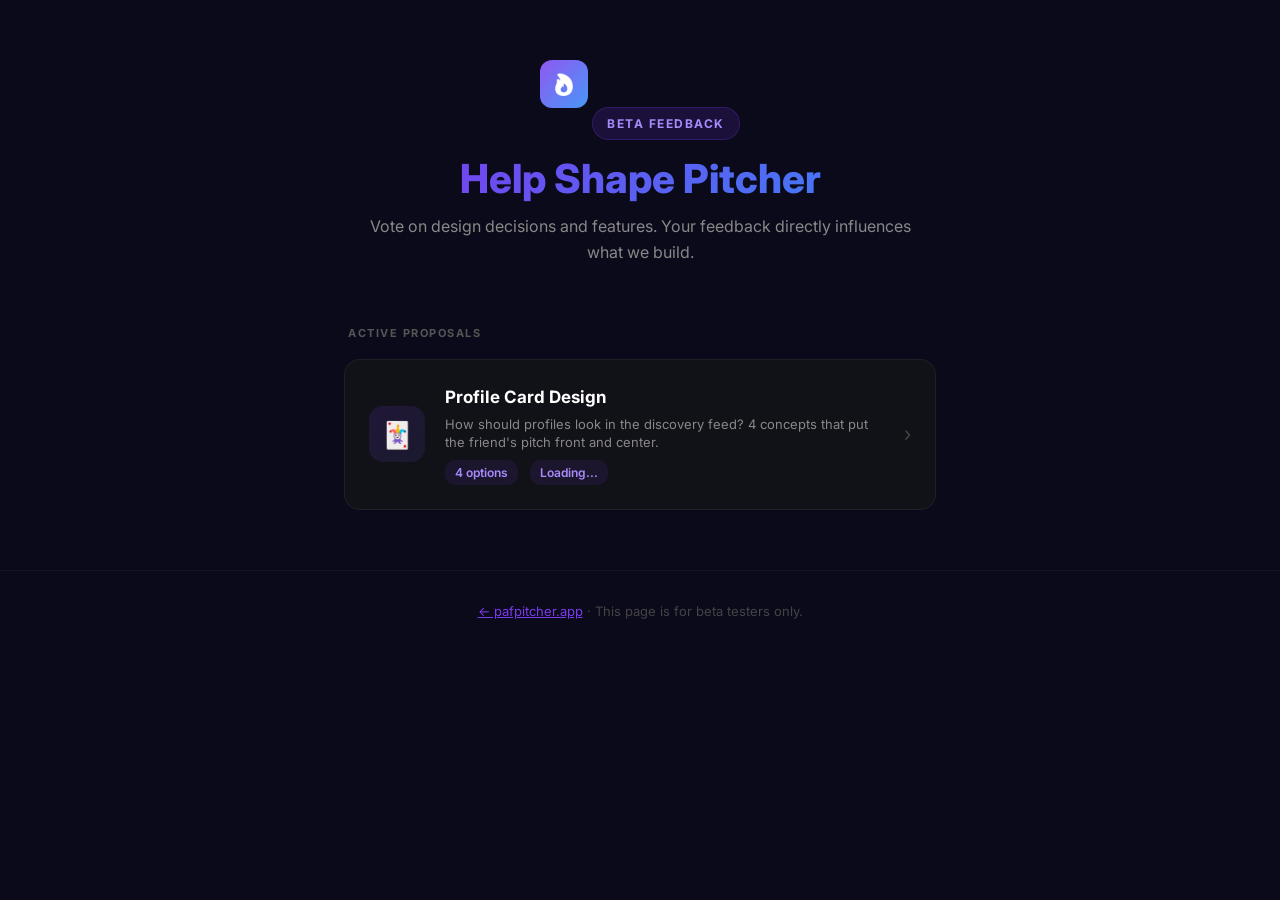
<file: vote.html>
<!DOCTYPE html>
<html>
<head>
<meta http-equiv="refresh" content="0;url=vote/index.html">
<title>Redirecting...</title>
</head>
<body><p>Redirecting to <a href="vote/index.html">feedback hub</a>...</p></body>
</html>
</file>
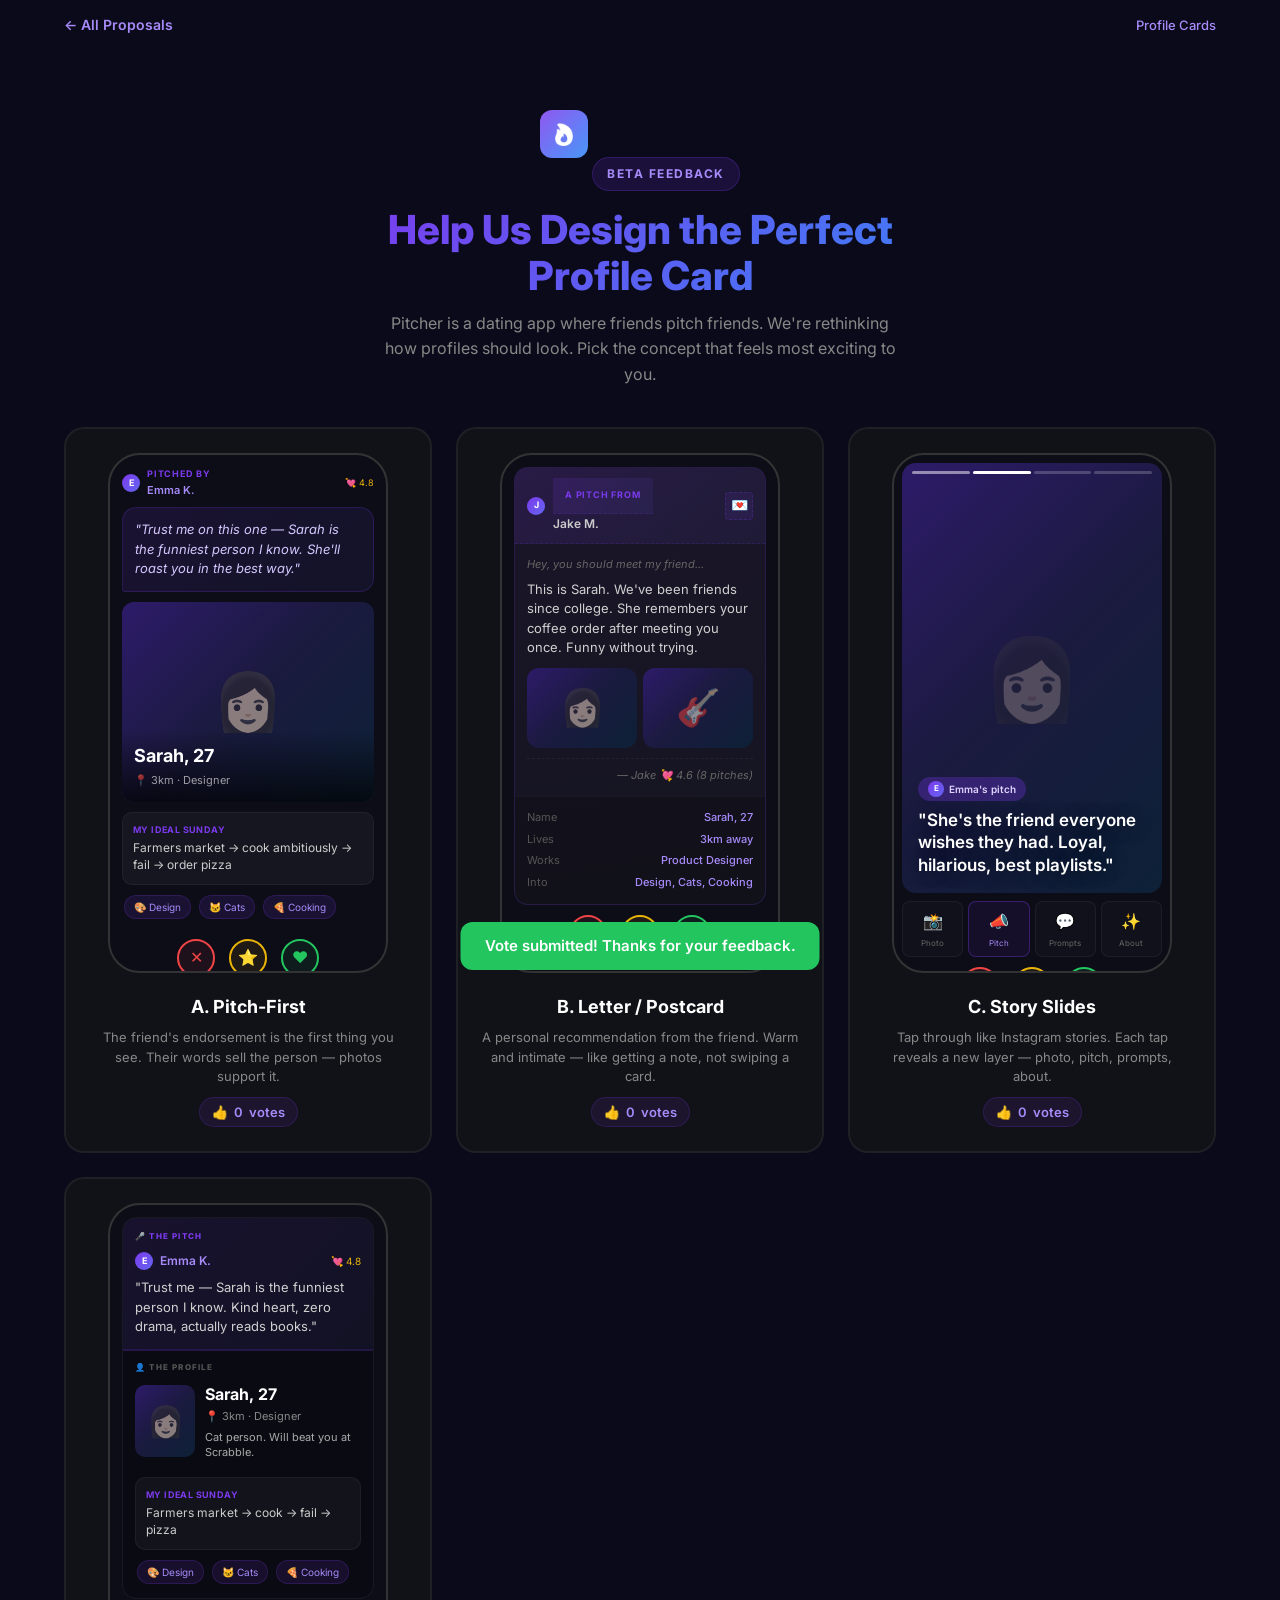
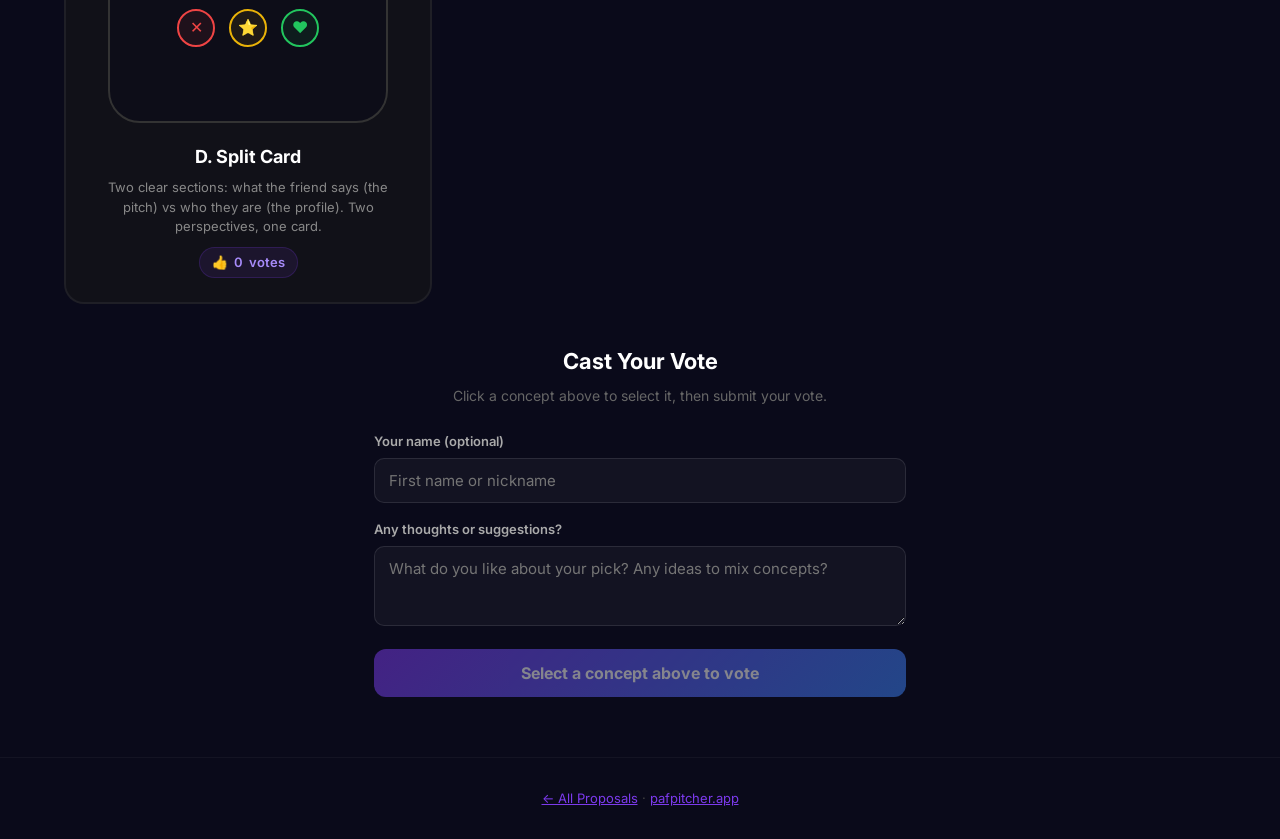
<file: vote/profile-cards.html>
<!DOCTYPE html>
<html lang="en">
<head>
<meta charset="UTF-8">
<meta name="viewport" content="width=device-width, initial-scale=1.0">
<title>Pitcher — Help Us Design the Perfect Profile Card</title>
<link rel="icon" type="image/png" href="../favicon.png">
<link rel="apple-touch-icon" href="../apple-touch-icon.png">
<link href="https://fonts.googleapis.com/css2?family=Inter:wght@400;500;600;700;800&display=swap" rel="stylesheet">
<style>
  *, *::before, *::after { box-sizing: border-box; margin: 0; padding: 0; }
  html { scroll-behavior: smooth; }
  body {
    font-family: 'Inter', -apple-system, BlinkMacSystemFont, sans-serif;
    background: #0a0a1a;
    color: #e0e0e0;
    line-height: 1.6;
    min-height: 100vh;
  }

  /* Proposal nav */
  .proposal-nav {
    display: flex;
    align-items: center;
    justify-content: space-between;
    padding: 14px 24px;
    max-width: 1200px;
    margin: 0 auto;
  }
  .proposal-nav a {
    color: #a78bfa;
    text-decoration: none;
    font-size: 14px;
    font-weight: 600;
    display: flex;
    align-items: center;
    gap: 6px;
    transition: color 0.2s;
  }
  .proposal-nav a:hover { color: #c4b5fd; }
  .proposal-nav .nav-links {
    display: flex;
    gap: 16px;
  }
  .proposal-nav .nav-links a {
    font-size: 13px;
    color: #666;
    font-weight: 500;
  }
  .proposal-nav .nav-links a.active { color: #a78bfa; }
  .proposal-nav .nav-links a:hover { color: #a78bfa; }

  /* Header */
  .header {
    text-align: center;
    padding: 60px 24px 40px;
    max-width: 680px;
    margin: 0 auto;
  }
  .logo {
    width: 48px;
    height: 48px;
    border-radius: 12px;
    margin: 0 auto 20px;
  }
  .header h1 {
    font-size: clamp(1.75rem, 4vw, 2.5rem);
    font-weight: 800;
    line-height: 1.15;
    margin-bottom: 12px;
    background: linear-gradient(135deg, #7C3AED, #3B82F6);
    -webkit-background-clip: text;
    -webkit-text-fill-color: transparent;
  }
  .header p {
    font-size: 16px;
    color: #888;
    max-width: 520px;
    margin: 0 auto;
  }
  .beta-badge {
    display: inline-block;
    background: rgba(124, 58, 237, 0.15);
    color: #a78bfa;
    font-size: 12px;
    font-weight: 700;
    text-transform: uppercase;
    letter-spacing: 1.5px;
    padding: 6px 14px;
    border-radius: 20px;
    border: 1px solid rgba(124, 58, 237, 0.25);
    margin-bottom: 16px;
  }

  /* Concepts grid */
  .concepts {
    display: grid;
    grid-template-columns: repeat(auto-fit, minmax(340px, 1fr));
    gap: 24px;
    max-width: 1200px;
    margin: 0 auto;
    padding: 0 24px 40px;
  }

  /* Concept card */
  .concept-card {
    background: #111118;
    border-radius: 20px;
    border: 2px solid rgba(255,255,255,0.06);
    overflow: hidden;
    transition: border-color 0.3s, transform 0.2s;
    cursor: pointer;
    position: relative;
  }
  .concept-card:hover {
    border-color: rgba(124, 58, 237, 0.3);
    transform: translateY(-2px);
  }
  .concept-card.selected {
    border-color: #7C3AED;
    box-shadow: 0 0 30px rgba(124, 58, 237, 0.2);
  }
  .concept-card.selected::after {
    content: '✓';
    position: absolute;
    top: 16px;
    right: 16px;
    width: 32px;
    height: 32px;
    background: #7C3AED;
    border-radius: 50%;
    display: flex;
    align-items: center;
    justify-content: center;
    font-size: 16px;
    color: white;
    font-weight: 700;
    z-index: 10;
  }

  /* Phone mockup inside card */
  .phone-frame {
    width: 280px;
    height: 520px;
    margin: 24px auto 0;
    border-radius: 32px;
    border: 2px solid #333;
    background: #0d0d18;
    overflow: hidden;
    position: relative;
  }
  .phone-inner {
    padding: 12px;
    height: 100%;
    overflow-y: auto;
    -ms-overflow-style: none;
    scrollbar-width: none;
  }
  .phone-inner::-webkit-scrollbar { display: none; }

  /* Card info below phone */
  .concept-info {
    padding: 20px 24px 24px;
    text-align: center;
  }
  .concept-name {
    font-size: 18px;
    font-weight: 700;
    color: #fff;
    margin-bottom: 6px;
  }
  .concept-desc {
    font-size: 13px;
    color: #888;
    line-height: 1.5;
  }

  /* Vote count */
  .vote-count {
    display: inline-flex;
    align-items: center;
    gap: 6px;
    background: rgba(124, 58, 237, 0.1);
    border: 1px solid rgba(124, 58, 237, 0.2);
    border-radius: 20px;
    padding: 4px 12px;
    font-size: 13px;
    color: #a78bfa;
    font-weight: 600;
    margin-top: 10px;
  }

  /* Shared mockup styles */
  .mock-photo {
    width: 100%;
    border-radius: 12px;
    overflow: hidden;
    position: relative;
    background: linear-gradient(135deg, #2d1b69, #1a1a3e, #0d2137);
  }
  .mock-photo .emoji {
    position: absolute;
    top: 50%;
    left: 50%;
    transform: translate(-50%, -50%);
    font-size: 56px;
    opacity: 0.5;
  }
  .mock-photo .name-bar {
    position: absolute;
    bottom: 0;
    left: 0;
    right: 0;
    padding: 12px;
    background: linear-gradient(transparent, rgba(0,0,0,0.7));
    border-radius: 0 0 12px 12px;
  }
  .mock-photo .name-bar h3 { font-size: 18px; font-weight: 700; color: #fff; }
  .mock-photo .name-bar .meta { font-size: 11px; color: rgba(255,255,255,0.6); margin-top: 1px; }
  .mock-tag {
    display: inline-block;
    background: rgba(124, 58, 237, 0.12);
    border: 1px solid rgba(124, 58, 237, 0.2);
    border-radius: 14px;
    padding: 3px 9px;
    font-size: 10px;
    color: #a78bfa;
    margin: 2px;
  }
  .mock-prompt {
    background: rgba(255,255,255,0.04);
    border-radius: 10px;
    padding: 10px;
    border: 1px solid rgba(255,255,255,0.05);
  }
  .mock-prompt .q { font-size: 9px; font-weight: 700; text-transform: uppercase; letter-spacing: 0.4px; color: #7C3AED; margin-bottom: 3px; }
  .mock-prompt .a { font-size: 12px; color: #ccc; line-height: 1.4; }
  .mock-buttons {
    display: flex;
    justify-content: center;
    gap: 14px;
    padding: 10px 0;
  }
  .mock-btn {
    width: 38px;
    height: 38px;
    border-radius: 50%;
    display: flex;
    align-items: center;
    justify-content: center;
    font-size: 16px;
    border: 2px solid;
  }
  .mock-btn.pass { border-color: #ef4444; color: #ef4444; background: rgba(239,68,68,0.08); }
  .mock-btn.super { border-color: #eab308; color: #eab308; background: rgba(234,179,8,0.08); }
  .mock-btn.like { border-color: #22c55e; color: #22c55e; background: rgba(34,197,94,0.08); }

  /* Pitcher badge */
  .pitcher-av {
    width: 18px; height: 18px; border-radius: 50%;
    background: linear-gradient(135deg, #7C3AED, #6366F1);
    display: inline-flex; align-items: center; justify-content: center;
    font-size: 9px; color: white; font-weight: 700;
    flex-shrink: 0;
  }

  /* === Concept A specific === */
  .a-pitch-header { display: flex; align-items: center; gap: 7px; margin-bottom: 8px; }
  .a-pitch-header .lbl { font-size: 9px; text-transform: uppercase; letter-spacing: 0.8px; color: #7C3AED; font-weight: 700; }
  .a-pitch-header .nm { font-size: 11px; color: #a78bfa; font-weight: 600; }
  .a-pitch-header .sc { font-size: 9px; color: #eab308; margin-left: auto; }
  .a-bubble {
    background: linear-gradient(135deg, rgba(124,58,237,0.12), rgba(99,102,241,0.08));
    border: 1px solid rgba(124,58,237,0.2);
    border-radius: 14px 14px 14px 3px;
    padding: 12px;
    margin-bottom: 10px;
    font-size: 13px;
    line-height: 1.5;
    color: #d4c8ff;
    font-style: italic;
  }

  /* === Concept B specific === */
  .b-letter {
    background: linear-gradient(170deg, #1a1528, #151520);
    border: 1px solid rgba(124,58,237,0.18);
    border-radius: 14px;
    overflow: hidden;
  }
  .b-header {
    background: linear-gradient(135deg, rgba(124,58,237,0.15), rgba(99,102,241,0.08));
    padding: 10px 12px;
    display: flex;
    align-items: center;
    gap: 8px;
    border-bottom: 1px dashed rgba(124,58,237,0.15);
  }
  .b-header .from-lbl { font-size: 9px; color: #7C3AED; text-transform: uppercase; letter-spacing: 0.8px; font-weight: 700; }
  .b-header .from-nm { font-size: 12px; font-weight: 600; color: #ccc; }
  .b-header .stamp { width: 28px; height: 28px; border-radius: 4px; background: rgba(124,58,237,0.1); border: 1px dashed rgba(124,58,237,0.25); display: flex; align-items: center; justify-content: center; font-size: 14px; margin-left: auto; }
  .b-body { padding: 12px; }
  .b-greeting { font-size: 11px; color: #666; font-style: italic; margin-bottom: 6px; }
  .b-text { font-size: 13px; line-height: 1.5; color: #d0d0d0; margin-bottom: 10px; }
  .b-photos { display: flex; gap: 6px; margin-bottom: 10px; }
  .b-photos .mock-photo { flex: 1; height: 100px; }
  .b-sign { font-size: 11px; color: #666; font-style: italic; text-align: right; padding-top: 8px; border-top: 1px dashed rgba(255,255,255,0.05); }
  .b-details { padding: 10px 12px; background: rgba(0,0,0,0.2); border-top: 1px solid rgba(255,255,255,0.03); }
  .b-row { display: flex; justify-content: space-between; font-size: 11px; padding: 2px 0; }
  .b-row .l { color: #555; }
  .b-row .v { color: #a78bfa; font-weight: 500; }

  /* === Concept C specific === */
  .c-story { width: 100%; height: 430px; border-radius: 14px; overflow: hidden; position: relative; background: #111; }
  .c-progress { display: flex; gap: 3px; padding: 8px 10px 0; position: absolute; top: 0; left: 0; right: 0; z-index: 5; }
  .c-bar { flex: 1; height: 2.5px; border-radius: 2px; background: rgba(255,255,255,0.2); }
  .c-bar.seen { background: rgba(255,255,255,0.5); }
  .c-bar.active { background: #fff; }
  .c-bg { position: absolute; inset: 0; }
  .c-slide { position: absolute; bottom: 0; left: 0; right: 0; padding: 16px; z-index: 4; }
  .c-pitch-badge {
    display: inline-flex; align-items: center; gap: 5px;
    background: rgba(124,58,237,0.3); backdrop-filter: blur(8px);
    border-radius: 14px; padding: 4px 10px;
    font-size: 10px; color: #e0d4ff; font-weight: 600; margin-bottom: 8px;
  }
  .c-pitch-text { font-size: 17px; font-weight: 600; line-height: 1.35; color: #fff; text-shadow: 0 2px 16px rgba(0,0,0,0.5); }
  .c-slides { display: flex; gap: 5px; margin-top: 8px; }
  .c-mini { flex: 1; height: 56px; border-radius: 8px; display: flex; flex-direction: column; align-items: center; justify-content: center; font-size: 8px; color: #666; gap: 2px; border: 1px solid rgba(255,255,255,0.05); background: rgba(255,255,255,0.02); }
  .c-mini.active { border-color: rgba(124,58,237,0.35); background: rgba(124,58,237,0.08); color: #a78bfa; }
  .c-mini .ic { font-size: 16px; }

  /* === Concept D specific === */
  .d-card { border-radius: 14px; overflow: hidden; border: 1px solid rgba(255,255,255,0.05); }
  .d-top {
    background: linear-gradient(135deg, rgba(124,58,237,0.1), rgba(99,102,241,0.06));
    padding: 12px;
    border-bottom: 2px solid rgba(124,58,237,0.15);
  }
  .d-label { font-size: 8px; text-transform: uppercase; letter-spacing: 1.2px; color: #7C3AED; font-weight: 800; margin-bottom: 8px; }
  .d-pitcher-row { display: flex; align-items: center; gap: 7px; margin-bottom: 8px; }
  .d-pitcher-nm { font-size: 12px; font-weight: 600; color: #a78bfa; }
  .d-pitcher-sc { margin-left: auto; font-size: 10px; color: #eab308; }
  .d-pitch { font-size: 13px; line-height: 1.5; color: #d0d0d0; }
  .d-bottom { background: rgba(0,0,0,0.25); padding: 0; }
  .d-bottom-label { font-size: 8px; text-transform: uppercase; letter-spacing: 1.2px; color: #555; font-weight: 800; padding: 10px 12px 0; }
  .d-profile-row { display: flex; gap: 10px; padding: 8px 12px; align-items: center; }
  .d-mini-photo { width: 60px; height: 72px; border-radius: 10px; overflow: hidden; flex-shrink: 0; }
  .d-info h3 { font-size: 16px; font-weight: 700; color: #fff; }
  .d-info .meta { font-size: 11px; color: #888; margin-top: 1px; }
  .d-info .bio { font-size: 11px; color: #aaa; margin-top: 4px; line-height: 1.4; }
  .d-section { padding: 8px 12px 12px; }

  /* Feedback form */
  .feedback-section {
    max-width: 580px;
    margin: 0 auto 60px;
    padding: 0 24px;
  }
  .feedback-section h2 {
    font-size: 22px;
    font-weight: 700;
    color: #fff;
    text-align: center;
    margin-bottom: 6px;
  }
  .feedback-section .sub {
    text-align: center;
    color: #666;
    font-size: 14px;
    margin-bottom: 24px;
  }
  .form-group {
    margin-bottom: 16px;
  }
  .form-group label {
    display: block;
    font-size: 13px;
    font-weight: 600;
    color: #aaa;
    margin-bottom: 6px;
  }
  .form-group input, .form-group textarea {
    width: 100%;
    background: rgba(255,255,255,0.04);
    border: 1px solid rgba(255,255,255,0.1);
    border-radius: 10px;
    padding: 12px 14px;
    font-size: 15px;
    color: #e0e0e0;
    font-family: inherit;
    transition: border-color 0.2s;
  }
  .form-group input:focus, .form-group textarea:focus {
    outline: none;
    border-color: rgba(124, 58, 237, 0.5);
  }
  .form-group textarea { resize: vertical; min-height: 80px; }
  .submit-btn {
    display: block;
    width: 100%;
    padding: 14px;
    background: linear-gradient(135deg, #7C3AED, #3B82F6);
    color: white;
    border: none;
    border-radius: 12px;
    font-size: 16px;
    font-weight: 700;
    cursor: pointer;
    transition: all 0.2s;
    font-family: inherit;
  }
  .submit-btn:hover { transform: translateY(-1px); box-shadow: 0 6px 20px rgba(124, 58, 237, 0.3); }
  .submit-btn:disabled { opacity: 0.5; cursor: not-allowed; transform: none; box-shadow: none; }

  /* Toast */
  .toast {
    position: fixed;
    bottom: 30px;
    left: 50%;
    transform: translateX(-50%) translateY(100px);
    background: #22c55e;
    color: white;
    padding: 12px 24px;
    border-radius: 12px;
    font-weight: 600;
    font-size: 15px;
    transition: transform 0.3s ease;
    z-index: 1000;
  }
  .toast.show { transform: translateX(-50%) translateY(0); }

  /* Results bar */
  .results-section {
    max-width: 580px;
    margin: 0 auto 40px;
    padding: 0 24px;
    display: none;
  }
  .results-section h3 {
    font-size: 16px;
    font-weight: 700;
    color: #888;
    text-align: center;
    margin-bottom: 16px;
  }
  .result-bar {
    display: flex;
    align-items: center;
    gap: 12px;
    margin-bottom: 10px;
  }
  .result-label {
    width: 100px;
    font-size: 13px;
    font-weight: 600;
    color: #aaa;
    text-align: right;
    flex-shrink: 0;
  }
  .result-track {
    flex: 1;
    height: 28px;
    background: rgba(255,255,255,0.04);
    border-radius: 8px;
    overflow: hidden;
    position: relative;
  }
  .result-fill {
    height: 100%;
    background: linear-gradient(90deg, #7C3AED, #3B82F6);
    border-radius: 8px;
    transition: width 0.6s ease;
    min-width: 0;
  }
  .result-count {
    font-size: 13px;
    font-weight: 700;
    color: #a78bfa;
    width: 36px;
    text-align: center;
    flex-shrink: 0;
  }

  /* Footer */
  .footer {
    text-align: center;
    padding: 30px 24px;
    color: #444;
    font-size: 13px;
    border-top: 1px solid rgba(255,255,255,0.04);
  }
  .footer a { color: #7C3AED; }

  @media (max-width: 720px) {
    .concepts { grid-template-columns: 1fr; max-width: 400px; }
    .phone-frame { width: 260px; height: 480px; }
  }
</style>
</head>
<body>

<nav class="proposal-nav">
  <a href="index.html">&#x2190; All Proposals</a>
  <div class="nav-links">
    <a href="profile-cards.html" class="active">Profile Cards</a>
    <!-- Add links to new proposals here -->
  </div>
</nav>

<div class="header">
  <img src="../logo-256.png" class="logo" alt="Pitcher">
  <div class="beta-badge">Beta Feedback</div>
  <h1>Help Us Design the Perfect Profile Card</h1>
  <p>Pitcher is a dating app where friends pitch friends. We're rethinking how profiles should look. Pick the concept that feels most exciting to you.</p>
</div>

<div class="concepts" id="concepts">

  <!-- CONCEPT A: Pitch-First -->
  <div class="concept-card" data-concept="pitch_first" onclick="selectConcept(this)">
    <div class="phone-frame">
      <div class="phone-inner">
        <div class="a-pitch-header">
          <div class="pitcher-av">E</div>
          <div><div class="a-lbl" style="font-size:9px;text-transform:uppercase;letter-spacing:0.8px;color:#7C3AED;font-weight:700;">Pitched by</div><div class="a-nm" style="font-size:11px;color:#a78bfa;font-weight:600;">Emma K.</div></div>
          <div style="font-size:9px;color:#eab308;margin-left:auto;">&#x1F498; 4.8</div>
        </div>
        <div class="a-bubble">"Trust me on this one — Sarah is the funniest person I know. She'll roast you in the best way."</div>
        <div class="mock-photo" style="height:200px;margin-bottom:10px;">
          <div class="emoji">&#x1F469;&#x1F3FB;</div>
          <div class="name-bar"><h3>Sarah, 27</h3><div class="meta">&#x1F4CD; 3km · Designer</div></div>
        </div>
        <div class="mock-prompt" style="margin-bottom:8px;">
          <div class="q">My ideal Sunday</div>
          <div class="a">Farmers market &#x2192; cook ambitiously &#x2192; fail &#x2192; order pizza</div>
        </div>
        <div style="margin-bottom:8px;">
          <span class="mock-tag">&#x1F3A8; Design</span>
          <span class="mock-tag">&#x1F431; Cats</span>
          <span class="mock-tag">&#x1F355; Cooking</span>
        </div>
        <div class="mock-buttons">
          <div class="mock-btn pass">&#x2715;</div>
          <div class="mock-btn super">&#x2B50;</div>
          <div class="mock-btn like">&#x2665;</div>
        </div>
      </div>
    </div>
    <div class="concept-info">
      <div class="concept-name">A. Pitch-First</div>
      <div class="concept-desc">The friend's endorsement is the first thing you see. Their words sell the person — photos support it.</div>
      <div class="vote-count" id="count-pitch_first">&#x1F44D; <span>0</span> votes</div>
    </div>
  </div>

  <!-- CONCEPT B: Letter -->
  <div class="concept-card" data-concept="letter" onclick="selectConcept(this)">
    <div class="phone-frame">
      <div class="phone-inner">
        <div class="b-letter">
          <div class="b-header">
            <div class="pitcher-av">J</div>
            <div><div class="b-header .from-lbl" style="font-size:9px;color:#7C3AED;text-transform:uppercase;letter-spacing:0.8px;font-weight:700;">A pitch from</div><div style="font-size:12px;font-weight:600;color:#ccc;">Jake M.</div></div>
            <div class="b-header .stamp" style="width:28px;height:28px;border-radius:4px;background:rgba(124,58,237,0.1);border:1px dashed rgba(124,58,237,0.25);display:flex;align-items:center;justify-content:center;font-size:14px;margin-left:auto;">&#x1F48C;</div>
          </div>
          <div class="b-body">
            <div class="b-greeting">Hey, you should meet my friend...</div>
            <div class="b-text">This is Sarah. We've been friends since college. She remembers your coffee order after meeting you once. Funny without trying.</div>
            <div class="b-photos">
              <div class="mock-photo" style="height:80px;flex:1;"><div class="emoji" style="font-size:36px;">&#x1F469;&#x1F3FB;</div></div>
              <div class="mock-photo" style="height:80px;flex:1;"><div class="emoji" style="font-size:36px;">&#x1F3B8;</div></div>
            </div>
            <div class="b-sign">— Jake &#x1F498; 4.6 (8 pitches)</div>
          </div>
          <div class="b-details">
            <div class="b-row"><span class="l">Name</span><span class="v">Sarah, 27</span></div>
            <div class="b-row"><span class="l">Lives</span><span class="v">3km away</span></div>
            <div class="b-row"><span class="l">Works</span><span class="v">Product Designer</span></div>
            <div class="b-row"><span class="l">Into</span><span class="v">Design, Cats, Cooking</span></div>
          </div>
        </div>
        <div class="mock-buttons">
          <div class="mock-btn pass">&#x2715;</div>
          <div class="mock-btn super">&#x2B50;</div>
          <div class="mock-btn like">&#x2665;</div>
        </div>
      </div>
    </div>
    <div class="concept-info">
      <div class="concept-name">B. Letter / Postcard</div>
      <div class="concept-desc">A personal recommendation from the friend. Warm and intimate — like getting a note, not swiping a card.</div>
      <div class="vote-count" id="count-letter">&#x1F44D; <span>0</span> votes</div>
    </div>
  </div>

  <!-- CONCEPT C: Story Slides -->
  <div class="concept-card" data-concept="story_slides" onclick="selectConcept(this)">
    <div class="phone-frame">
      <div class="phone-inner" style="padding:8px;">
        <div class="c-story">
          <div class="c-progress">
            <div class="c-bar seen"></div>
            <div class="c-bar active"></div>
            <div class="c-bar"></div>
            <div class="c-bar"></div>
          </div>
          <div class="c-bg">
            <div class="mock-photo" style="height:100%;border-radius:0;">
              <div class="emoji" style="font-size:80px;opacity:0.25;">&#x1F469;&#x1F3FB;</div>
            </div>
          </div>
          <div class="c-slide">
            <div class="c-pitch-badge">
              <div class="pitcher-av" style="width:16px;height:16px;font-size:8px;">E</div>
              Emma's pitch
            </div>
            <div class="c-pitch-text">"She's the friend everyone wishes they had. Loyal, hilarious, best playlists."</div>
          </div>
        </div>
        <div class="c-slides">
          <div class="c-mini"><span class="ic">&#x1F4F8;</span><span>Photo</span></div>
          <div class="c-mini active"><span class="ic">&#x1F4E3;</span><span>Pitch</span></div>
          <div class="c-mini"><span class="ic">&#x1F4AC;</span><span>Prompts</span></div>
          <div class="c-mini"><span class="ic">&#x2728;</span><span>About</span></div>
        </div>
        <div class="mock-buttons">
          <div class="mock-btn pass">&#x2715;</div>
          <div class="mock-btn super">&#x2B50;</div>
          <div class="mock-btn like">&#x2665;</div>
        </div>
      </div>
    </div>
    <div class="concept-info">
      <div class="concept-name">C. Story Slides</div>
      <div class="concept-desc">Tap through like Instagram stories. Each tap reveals a new layer — photo, pitch, prompts, about.</div>
      <div class="vote-count" id="count-story_slides">&#x1F44D; <span>0</span> votes</div>
    </div>
  </div>

  <!-- CONCEPT D: Split Card -->
  <div class="concept-card" data-concept="split_card" onclick="selectConcept(this)">
    <div class="phone-frame">
      <div class="phone-inner">
        <div class="d-card">
          <div class="d-top">
            <div class="d-label">&#x1F3A4; The Pitch</div>
            <div class="d-pitcher-row">
              <div class="pitcher-av">E</div>
              <div class="d-pitcher-nm">Emma K.</div>
              <div class="d-pitcher-sc">&#x1F498; 4.8</div>
            </div>
            <div class="d-pitch">"Trust me — Sarah is the funniest person I know. Kind heart, zero drama, actually reads books."</div>
          </div>
          <div class="d-bottom">
            <div class="d-bottom-label">&#x1F464; The Profile</div>
            <div class="d-profile-row">
              <div class="d-mini-photo">
                <div class="mock-photo" style="height:100%;border-radius:8px;"><div class="emoji" style="font-size:30px;">&#x1F469;&#x1F3FB;</div></div>
              </div>
              <div class="d-info">
                <h3>Sarah, 27</h3>
                <div class="meta">&#x1F4CD; 3km · Designer</div>
                <div class="bio">Cat person. Will beat you at Scrabble.</div>
              </div>
            </div>
            <div class="d-section">
              <div class="mock-prompt" style="margin-bottom:8px;">
                <div class="q">My ideal Sunday</div>
                <div class="a">Farmers market &#x2192; cook &#x2192; fail &#x2192; pizza</div>
              </div>
              <div>
                <span class="mock-tag">&#x1F3A8; Design</span>
                <span class="mock-tag">&#x1F431; Cats</span>
                <span class="mock-tag">&#x1F355; Cooking</span>
              </div>
            </div>
          </div>
        </div>
        <div class="mock-buttons">
          <div class="mock-btn pass">&#x2715;</div>
          <div class="mock-btn super">&#x2B50;</div>
          <div class="mock-btn like">&#x2665;</div>
        </div>
      </div>
    </div>
    <div class="concept-info">
      <div class="concept-name">D. Split Card</div>
      <div class="concept-desc">Two clear sections: what the friend says (the pitch) vs who they are (the profile). Two perspectives, one card.</div>
      <div class="vote-count" id="count-split_card">&#x1F44D; <span>0</span> votes</div>
    </div>
  </div>
</div>

<!-- Results (shown after voting) -->
<div class="results-section" id="results">
  <h3>Current Results</h3>
  <div class="result-bar">
    <div class="result-label">Pitch-First</div>
    <div class="result-track"><div class="result-fill" id="bar-pitch_first" style="width:0%"></div></div>
    <div class="result-count" id="pct-pitch_first">0</div>
  </div>
  <div class="result-bar">
    <div class="result-label">Letter</div>
    <div class="result-track"><div class="result-fill" id="bar-letter" style="width:0%"></div></div>
    <div class="result-count" id="pct-letter">0</div>
  </div>
  <div class="result-bar">
    <div class="result-label">Story Slides</div>
    <div class="result-track"><div class="result-fill" id="bar-story_slides" style="width:0%"></div></div>
    <div class="result-count" id="pct-story_slides">0</div>
  </div>
  <div class="result-bar">
    <div class="result-label">Split Card</div>
    <div class="result-track"><div class="result-fill" id="bar-split_card" style="width:0%"></div></div>
    <div class="result-count" id="pct-split_card">0</div>
  </div>
</div>

<!-- Feedback form -->
<div class="feedback-section" id="feedback-form">
  <h2>Cast Your Vote</h2>
  <p class="sub">Click a concept above to select it, then submit your vote.</p>
  <form id="vote-form" onsubmit="submitVote(event)">
    <div class="form-group">
      <label>Your name (optional)</label>
      <input type="text" id="voter-name" placeholder="First name or nickname">
    </div>
    <div class="form-group">
      <label>Any thoughts or suggestions?</label>
      <textarea id="voter-comment" placeholder="What do you like about your pick? Any ideas to mix concepts?"></textarea>
    </div>
    <button type="submit" class="submit-btn" id="submit-btn" disabled>Select a concept above to vote</button>
  </form>
</div>

<div class="toast" id="toast">Vote submitted! Thanks for your feedback.</div>

<div class="footer">
  <p><a href="index.html">&#x2190; All Proposals</a> &middot; <a href="/">pafpitcher.app</a></p>
</div>

<script>
const SUPABASE_URL = 'https://ftvjmjrxfzuujmcgdebr.supabase.co';
const SUPABASE_ANON_KEY = 'eyJhbGciOiJIUzI1NiIsInR5cCI6IkpXVCJ9.eyJpc3MiOiJzdXBhYmFzZSIsInJlZiI6ImZ0dmptanJ4Znp1dWptY2dkZWJyIiwicm9sZSI6ImFub24iLCJpYXQiOjE3NzIyMzA2NTIsImV4cCI6MjA4NzgwNjY1Mn0.HPoTCZBzoU2BT9XsbW5IbsD1liNS8XcU0FoVzJdgtic';

let selectedConcept = null;

function selectConcept(card) {
  document.querySelectorAll('.concept-card').forEach(c => c.classList.remove('selected'));
  card.classList.add('selected');
  selectedConcept = card.dataset.concept;

  const btn = document.getElementById('submit-btn');
  btn.disabled = false;
  const names = { pitch_first: 'Pitch-First', letter: 'Letter', story_slides: 'Story Slides', split_card: 'Split Card' };
  btn.textContent = `Vote for ${names[selectedConcept]}`;
}

async function submitVote(e) {
  e.preventDefault();
  if (!selectedConcept) return;

  const btn = document.getElementById('submit-btn');
  btn.disabled = true;
  btn.textContent = 'Submitting...';

  const payload = {
    concept: selectedConcept,
    voter_name: document.getElementById('voter-name').value.trim() || null,
    comment: document.getElementById('voter-comment').value.trim() || null
  };

  try {
    const res = await fetch(`${SUPABASE_URL}/rest/v1/concept_votes`, {
      method: 'POST',
      headers: {
        'Content-Type': 'application/json',
        'apikey': SUPABASE_ANON_KEY,
        'Authorization': `Bearer ${SUPABASE_ANON_KEY}`,
        'Prefer': 'return=minimal'
      },
      body: JSON.stringify(payload)
    });

    if (res.ok) {
      showToast();
      btn.textContent = 'Vote submitted!';
      loadResults();
    } else {
      btn.textContent = 'Something went wrong — try again';
      btn.disabled = false;
    }
  } catch {
    btn.textContent = 'Network error — try again';
    btn.disabled = false;
  }
}

function showToast() {
  const toast = document.getElementById('toast');
  toast.classList.add('show');
  setTimeout(() => toast.classList.remove('show'), 3000);
}

async function loadResults() {
  try {
    const res = await fetch(`${SUPABASE_URL}/rest/v1/concept_votes?select=concept`, {
      headers: {
        'apikey': SUPABASE_ANON_KEY,
        'Authorization': `Bearer ${SUPABASE_ANON_KEY}`
      }
    });

    if (!res.ok) return;
    const data = await res.json();

    const counts = { pitch_first: 0, letter: 0, story_slides: 0, split_card: 0 };
    data.forEach(v => { if (counts.hasOwnProperty(v.concept)) counts[v.concept]++; });
    const total = data.length || 1;

    Object.keys(counts).forEach(key => {
      const pct = Math.round((counts[key] / total) * 100);
      const countEl = document.querySelector(`#count-${key} span`);
      if (countEl) countEl.textContent = counts[key];

      const bar = document.getElementById(`bar-${key}`);
      if (bar) bar.style.width = `${pct}%`;

      const pctEl = document.getElementById(`pct-${key}`);
      if (pctEl) pctEl.textContent = counts[key];
    });

    document.getElementById('results').style.display = 'block';
  } catch { /* silent */ }
}

// Load current results on page load
loadResults();
</script>
</body>
</html>
</file>
<file: style.css>
/* === Reset & Base === */
*, *::before, *::after { box-sizing: border-box; margin: 0; padding: 0; }
html { scroll-behavior: smooth; -webkit-text-size-adjust: 100%; }
body {
    font-family: 'Inter', -apple-system, BlinkMacSystemFont, sans-serif;
    color: #e0e0e0;
    background: #0a0a1a;
    line-height: 1.6;
    overflow-x: hidden;
}
a { text-decoration: none; color: inherit; }
img { max-width: 100%; display: block; }

/* === Container === */
.container { max-width: 1120px; margin: 0 auto; padding: 0 24px; }

/* === Typography === */
h1 { font-size: clamp(2.5rem, 5vw, 4rem); font-weight: 800; line-height: 1.1; letter-spacing: -0.02em; color: #fff; }
h2 { font-size: clamp(1.75rem, 3.5vw, 2.75rem); font-weight: 700; line-height: 1.15; letter-spacing: -0.01em; color: #fff; }
h3 { font-size: 1.25rem; font-weight: 600; line-height: 1.3; color: #fff; }
h4 { font-size: 0.875rem; font-weight: 600; text-transform: uppercase; letter-spacing: 0.05em; color: #7C3AED; }

.gradient-text {
    background: linear-gradient(135deg, #7C3AED 0%, #3B82F6 100%);
    -webkit-background-clip: text;
    -webkit-text-fill-color: transparent;
    background-clip: text;
}

/* === Buttons === */
.btn {
    display: inline-flex;
    align-items: center;
    justify-content: center;
    padding: 14px 28px;
    border-radius: 12px;
    font-weight: 600;
    font-size: 1rem;
    transition: all 0.2s ease;
    border: none;
    cursor: pointer;
}
.btn-primary {
    background: linear-gradient(135deg, #7C3AED 0%, #3B82F6 100%);
    color: white;
    box-shadow: 0 4px 14px rgba(124, 58, 237, 0.3);
}
.btn-primary:hover {
    transform: translateY(-1px);
    box-shadow: 0 6px 20px rgba(124, 58, 237, 0.4);
}
.btn-outline {
    background: transparent;
    color: #a78bfa;
    border: 2px solid rgba(124, 58, 237, 0.3);
}
.btn-outline:hover {
    background: rgba(124, 58, 237, 0.1);
    border-color: rgba(124, 58, 237, 0.5);
}

/* === Navigation === */
.nav {
    position: fixed;
    top: 0;
    left: 0;
    right: 0;
    z-index: 100;
    background: rgba(10, 10, 26, 0.85);
    backdrop-filter: blur(20px);
    -webkit-backdrop-filter: blur(20px);
    border-bottom: 1px solid rgba(124, 58, 237, 0.08);
    transition: all 0.3s ease;
}
.nav.scrolled {
    box-shadow: 0 2px 20px rgba(0, 0, 0, 0.3);
}
.nav-container {
    max-width: 1120px;
    margin: 0 auto;
    padding: 0 24px;
    height: 64px;
    display: flex;
    align-items: center;
    justify-content: space-between;
}
.nav-logo {
    display: flex;
    align-items: center;
    gap: 10px;
    font-weight: 700;
    font-size: 1.25rem;
    color: #fff;
}
.logo-img {
    width: 36px;
    height: 36px;
    border-radius: 10px;
}
.nav-links {
    display: flex;
    gap: 32px;
}
.nav-links a {
    font-size: 0.9rem;
    font-weight: 500;
    color: #888;
    transition: color 0.2s;
}
.nav-links a:hover { color: #a78bfa; }
.nav-cta {
    background: linear-gradient(135deg, #7C3AED 0%, #3B82F6 100%);
    color: white;
    padding: 8px 20px;
    border-radius: 10px;
    font-size: 0.875rem;
    font-weight: 600;
    transition: all 0.2s;
}
.nav-cta:hover {
    transform: translateY(-1px);
    box-shadow: 0 4px 12px rgba(124, 58, 237, 0.3);
}
.nav-toggle {
    display: none;
    flex-direction: column;
    gap: 5px;
    background: none;
    border: none;
    cursor: pointer;
    padding: 4px;
}
.nav-toggle span {
    width: 22px;
    height: 2px;
    background: #e0e0e0;
    border-radius: 2px;
    transition: all 0.3s;
}

/* Mobile menu */
.mobile-menu {
    display: none;
    position: fixed;
    top: 64px;
    left: 0;
    right: 0;
    background: rgba(10, 10, 26, 0.98);
    backdrop-filter: blur(20px);
    padding: 20px 24px;
    flex-direction: column;
    gap: 16px;
    z-index: 99;
    border-bottom: 1px solid rgba(124, 58, 237, 0.1);
}
.mobile-menu.open { display: flex; }
.mobile-menu a {
    font-size: 1rem;
    font-weight: 500;
    color: #888;
    padding: 8px 0;
}
.mobile-cta {
    background: linear-gradient(135deg, #7C3AED 0%, #3B82F6 100%);
    color: white !important;
    text-align: center;
    padding: 12px !important;
    border-radius: 10px;
    font-weight: 600 !important;
}

/* === Hero === */
.hero {
    position: relative;
    padding: 140px 0 80px;
    overflow: hidden;
}
.hero-bg {
    position: absolute;
    top: -200px;
    right: -200px;
    width: 600px;
    height: 600px;
    background: radial-gradient(circle, rgba(124, 58, 237, 0.12) 0%, transparent 70%);
    border-radius: 50%;
    pointer-events: none;
}
.hero-content {
    position: relative;
    text-align: center;
    max-width: 720px;
    margin: 0 auto;
}
.hero-badge {
    display: inline-block;
    padding: 6px 16px;
    background: rgba(124, 58, 237, 0.15);
    color: #a78bfa;
    border-radius: 100px;
    font-size: 0.8rem;
    font-weight: 600;
    letter-spacing: 0.02em;
    margin-bottom: 24px;
    border: 1px solid rgba(124, 58, 237, 0.2);
}
.hero-subtitle {
    font-size: 1.15rem;
    color: #888;
    margin-top: 20px;
    max-width: 560px;
    margin-left: auto;
    margin-right: auto;
    line-height: 1.7;
}
.hero-actions {
    display: flex;
    gap: 12px;
    justify-content: center;
    margin-top: 36px;
    flex-wrap: wrap;
}
.hero-stats {
    display: flex;
    align-items: center;
    justify-content: center;
    gap: 16px;
    margin-top: 48px;
}
.stat-value {
    font-size: 0.875rem;
    font-weight: 500;
    color: #888;
}
.stat-dot {
    width: 4px;
    height: 4px;
    border-radius: 50%;
    background: #444;
}

/* === Section Shared === */
.section-header {
    text-align: center;
    max-width: 560px;
    margin: 0 auto 56px;
}
.section-tag {
    display: inline-block;
    padding: 4px 12px;
    background: rgba(124, 58, 237, 0.15);
    color: #a78bfa;
    border-radius: 100px;
    font-size: 0.75rem;
    font-weight: 600;
    letter-spacing: 0.05em;
    text-transform: uppercase;
    margin-bottom: 16px;
    border: 1px solid rgba(124, 58, 237, 0.2);
}
.section-header p {
    color: #888;
    font-size: 1.05rem;
    margin-top: 12px;
}

/* === How It Works === */
.how-it-works { padding: 96px 0; background: #111118; }
.steps {
    display: grid;
    grid-template-columns: repeat(3, 1fr);
    gap: 40px;
}
.step {
    text-align: center;
    padding: 32px 24px;
}
.step-number {
    width: 44px;
    height: 44px;
    border-radius: 12px;
    background: linear-gradient(135deg, #7C3AED 0%, #3B82F6 100%);
    color: white;
    font-weight: 700;
    font-size: 1.1rem;
    display: flex;
    align-items: center;
    justify-content: center;
    margin: 0 auto 20px;
}
.step h3 { margin-bottom: 12px; }
.step p { color: #888; font-size: 0.95rem; }

/* === Features === */
.features { padding: 96px 0; }
.features-grid {
    display: grid;
    grid-template-columns: repeat(3, 1fr);
    gap: 24px;
}
.feature-card {
    padding: 32px 28px;
    background: #111118;
    border-radius: 16px;
    border: 1px solid rgba(255, 255, 255, 0.06);
    transition: all 0.3s ease;
}
.feature-card:hover {
    transform: translateY(-4px);
    box-shadow: 0 12px 32px rgba(124, 58, 237, 0.12);
    border-color: rgba(124, 58, 237, 0.2);
}
.feature-icon {
    width: 48px;
    height: 48px;
    border-radius: 12px;
    background: rgba(124, 58, 237, 0.12);
    display: flex;
    align-items: center;
    justify-content: center;
    margin-bottom: 16px;
    color: #a78bfa;
}
.feature-card h3 { margin-bottom: 8px; }
.feature-card p { color: #888; font-size: 0.9rem; line-height: 1.6; }

/* === About === */
.about { padding: 96px 0; background: #111118; }
.about-content { max-width: 640px; margin: 0 auto; text-align: center; }
.about-content h2 { margin-bottom: 24px; }
.about-content p { color: #888; font-size: 1.05rem; margin-bottom: 16px; line-height: 1.7; }
.about-tagline { color: #a78bfa !important; font-weight: 600; margin-top: 8px; }

/* === FAQ === */
.faq { padding: 96px 0; }
.faq-list { max-width: 640px; margin: 0 auto; }
.faq-item {
    border-bottom: 1px solid rgba(255, 255, 255, 0.06);
    padding: 20px 0;
}
.faq-item summary {
    font-weight: 600;
    font-size: 1.05rem;
    cursor: pointer;
    list-style: none;
    display: flex;
    justify-content: space-between;
    align-items: center;
    color: #e0e0e0;
    transition: color 0.2s;
}
.faq-item summary:hover { color: #a78bfa; }
.faq-item summary::after {
    content: '+';
    font-size: 1.5rem;
    font-weight: 400;
    color: #7C3AED;
    transition: transform 0.3s;
}
.faq-item[open] summary::after {
    transform: rotate(45deg);
}
.faq-item p {
    color: #888;
    font-size: 0.95rem;
    margin-top: 12px;
    line-height: 1.7;
}
.faq-item a { color: #a78bfa; text-decoration: underline; }
.faq-item summary::-webkit-details-marker { display: none; }

/* === Download === */
.download { padding: 96px 0; background: #111118; }
.download-card {
    background: linear-gradient(135deg, #7C3AED 0%, #3B82F6 100%);
    border-radius: 24px;
    padding: 64px 40px;
    text-align: center;
    color: white;
}
.download-card h2 { color: white; margin-bottom: 16px; }
.download-card > p { opacity: 0.85; max-width: 480px; margin: 0 auto; }
.waitlist-form {
    display: flex;
    gap: 12px;
    max-width: 440px;
    margin: 32px auto 0;
}
.waitlist-form input {
    flex: 1;
    padding: 14px 18px;
    border-radius: 12px;
    border: 2px solid rgba(255, 255, 255, 0.2);
    background: rgba(255, 255, 255, 0.15);
    color: white;
    font-size: 1rem;
    font-family: inherit;
    outline: none;
    transition: border-color 0.2s;
}
.waitlist-form input::placeholder { color: rgba(255, 255, 255, 0.6); }
.waitlist-form input:focus { border-color: rgba(255, 255, 255, 0.5); }
.waitlist-form .btn-primary {
    background: white;
    color: #7C3AED;
    box-shadow: none;
    white-space: nowrap;
}
.waitlist-form .btn-primary:hover {
    background: #f8f8ff;
    box-shadow: 0 4px 12px rgba(0, 0, 0, 0.1);
}
.form-note {
    font-size: 0.8rem;
    opacity: 0.6;
    margin-top: 12px;
}

/* === Support === */
.support { padding: 96px 0; }
.support-grid {
    display: grid;
    grid-template-columns: repeat(3, 1fr);
    gap: 24px;
}
.support-card {
    padding: 32px 28px;
    background: #111118;
    border-radius: 16px;
    border: 1px solid rgba(255, 255, 255, 0.06);
    text-align: center;
}
.support-icon {
    width: 48px;
    height: 48px;
    border-radius: 12px;
    background: rgba(124, 58, 237, 0.12);
    display: flex;
    align-items: center;
    justify-content: center;
    margin: 0 auto 16px;
    color: #a78bfa;
}
.support-card h3 { margin-bottom: 8px; }
.support-card p { color: #888; font-size: 0.9rem; margin-bottom: 12px; }
.support-link {
    color: #a78bfa;
    font-weight: 600;
    font-size: 0.9rem;
    transition: opacity 0.2s;
}
.support-link:hover { opacity: 0.7; }
.support-links {
    display: flex;
    flex-direction: column;
    gap: 8px;
}

/* === Safety === */
.safety { padding: 96px 0; background: #111118; }
.safety-grid {
    display: grid;
    grid-template-columns: repeat(2, 1fr);
    gap: 24px;
    max-width: 800px;
    margin: 0 auto;
}
.safety-item {
    padding: 28px 24px;
    background: rgba(255, 255, 255, 0.03);
    border-radius: 16px;
    border: 1px solid rgba(255, 255, 255, 0.06);
}
.safety-icon {
    width: 44px;
    height: 44px;
    border-radius: 10px;
    background: rgba(124, 58, 237, 0.12);
    display: flex;
    align-items: center;
    justify-content: center;
    margin-bottom: 14px;
    color: #a78bfa;
}
.safety-item h3 { font-size: 1.1rem; margin-bottom: 8px; }
.safety-item p { color: #888; font-size: 0.9rem; line-height: 1.6; margin: 0; }

/* === Testimonials === */
.testimonials { padding: 96px 0; }
.testimonials-grid {
    display: grid;
    grid-template-columns: repeat(3, 1fr);
    gap: 24px;
}
.testimonial-card {
    padding: 32px 28px;
    background: #111118;
    border-radius: 16px;
    border: 1px solid rgba(255, 255, 255, 0.06);
    transition: all 0.3s ease;
}
.testimonial-card:hover {
    transform: translateY(-4px);
    box-shadow: 0 12px 32px rgba(124, 58, 237, 0.12);
}
.testimonial-stars {
    color: #f59e0b;
    font-size: 1.1rem;
    letter-spacing: 2px;
    margin-bottom: 16px;
}
.testimonial-card > p {
    color: #aaa;
    font-size: 0.95rem;
    line-height: 1.7;
    font-style: italic;
    margin-bottom: 20px;
}
.testimonial-author {
    display: flex;
    align-items: center;
    gap: 12px;
}
.testimonial-avatar {
    width: 40px;
    height: 40px;
    border-radius: 50%;
    background: linear-gradient(135deg, #7C3AED 0%, #3B82F6 100%);
    color: white;
    display: flex;
    align-items: center;
    justify-content: center;
    font-weight: 700;
    font-size: 0.9rem;
}
.testimonial-author strong { display: block; font-size: 0.9rem; color: #e0e0e0; }
.testimonial-author span { font-size: 0.8rem; color: #666; }

/* === Social Links === */
.social-links {
    display: flex;
    gap: 12px;
    margin-top: 16px;
}
.social-link {
    width: 36px;
    height: 36px;
    border-radius: 8px;
    background: rgba(255, 255, 255, 0.08);
    display: flex;
    align-items: center;
    justify-content: center;
    color: rgba(255, 255, 255, 0.5);
    transition: all 0.2s;
}
.social-link:hover {
    background: rgba(124, 58, 237, 0.3);
    color: white;
}

/* === App Badge Placeholder === */
.footer-bottom-links {
    display: flex;
    align-items: center;
    gap: 16px;
}
.badge-text {
    font-size: 0.75rem;
    padding: 4px 10px;
    border: 1px solid rgba(255, 255, 255, 0.15);
    border-radius: 6px;
    color: rgba(255, 255, 255, 0.4);
}

/* === Footer === */
.footer {
    padding: 64px 0 32px;
    background: #08081a;
    color: white;
    border-top: 1px solid rgba(255, 255, 255, 0.04);
}
.footer-content {
    display: flex;
    justify-content: space-between;
    gap: 48px;
    padding-bottom: 40px;
    border-bottom: 1px solid rgba(255, 255, 255, 0.08);
}
.footer-brand { max-width: 280px; }
.footer-brand .nav-logo { margin-bottom: 12px; color: white; }
.footer-brand p { color: rgba(255, 255, 255, 0.5); font-size: 0.9rem; }
.footer-links { display: flex; gap: 64px; }
.footer-col { display: flex; flex-direction: column; gap: 10px; }
.footer-col h4 { color: rgba(255, 255, 255, 0.4); margin-bottom: 4px; }
.footer-col a { color: rgba(255, 255, 255, 0.6); font-size: 0.9rem; transition: color 0.2s; }
.footer-col a:hover { color: white; }
.footer-bottom {
    display: flex;
    justify-content: space-between;
    padding-top: 24px;
    font-size: 0.8rem;
    color: rgba(255, 255, 255, 0.3);
}

/* === Responsive === */
@media (max-width: 768px) {
    .nav-links, .nav-cta { display: none; }
    .nav-toggle { display: flex; }
    .steps { grid-template-columns: 1fr; gap: 24px; }
    .features-grid { grid-template-columns: 1fr; }
    .support-grid { grid-template-columns: 1fr; }
    .safety-grid { grid-template-columns: 1fr; }
    .testimonials-grid { grid-template-columns: 1fr; }
    .footer-content { flex-direction: column; gap: 32px; }
    .footer-links { gap: 32px; }
    .footer-bottom { flex-direction: column; gap: 8px; text-align: center; }
    .footer-bottom-links { justify-content: center; flex-wrap: wrap; }
    .hero { padding: 120px 0 60px; }
    .hero-stats { flex-direction: column; gap: 8px; }
    .stat-dot { display: none; }
    .waitlist-form { flex-direction: column; }
    .download-card { padding: 40px 24px; }
}

@media (max-width: 480px) {
    .container { padding: 0 16px; }
    .hero-actions { flex-direction: column; align-items: center; }
    .btn { width: 100%; max-width: 300px; }
}
</file>
